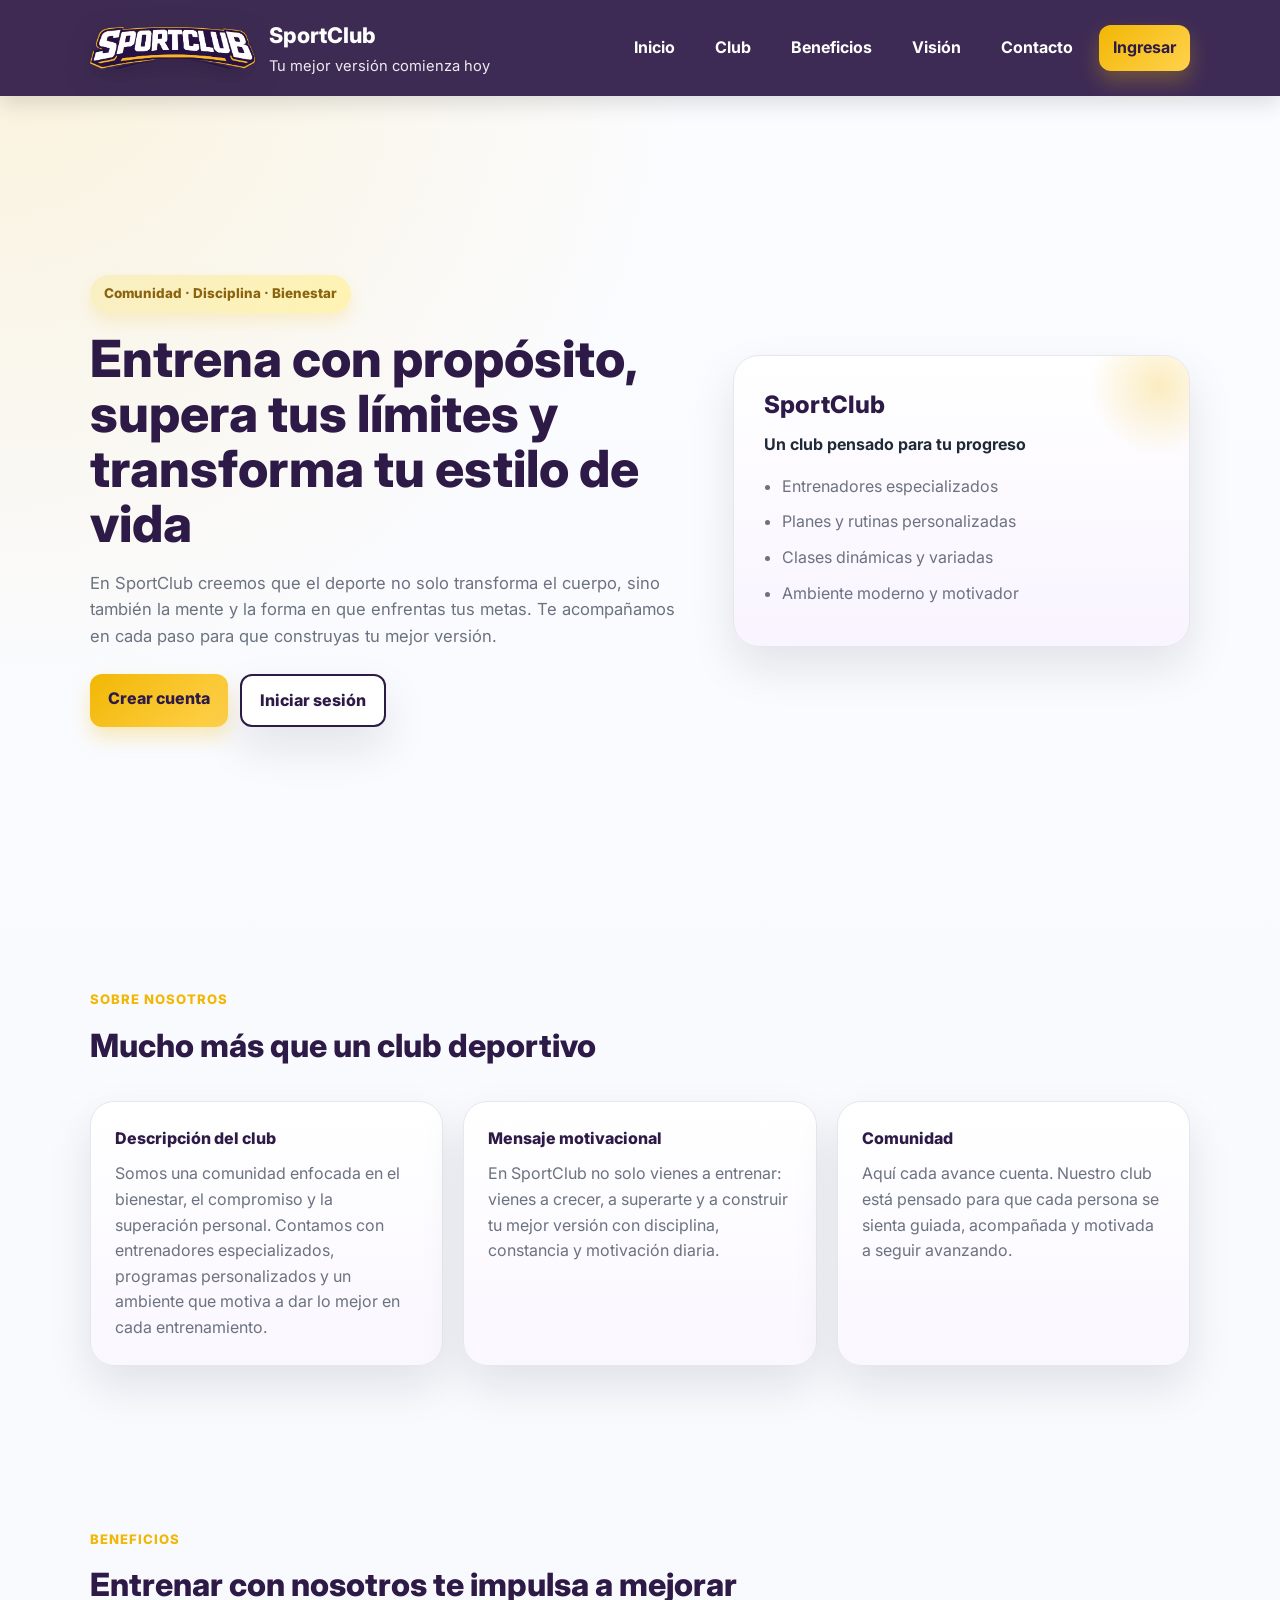
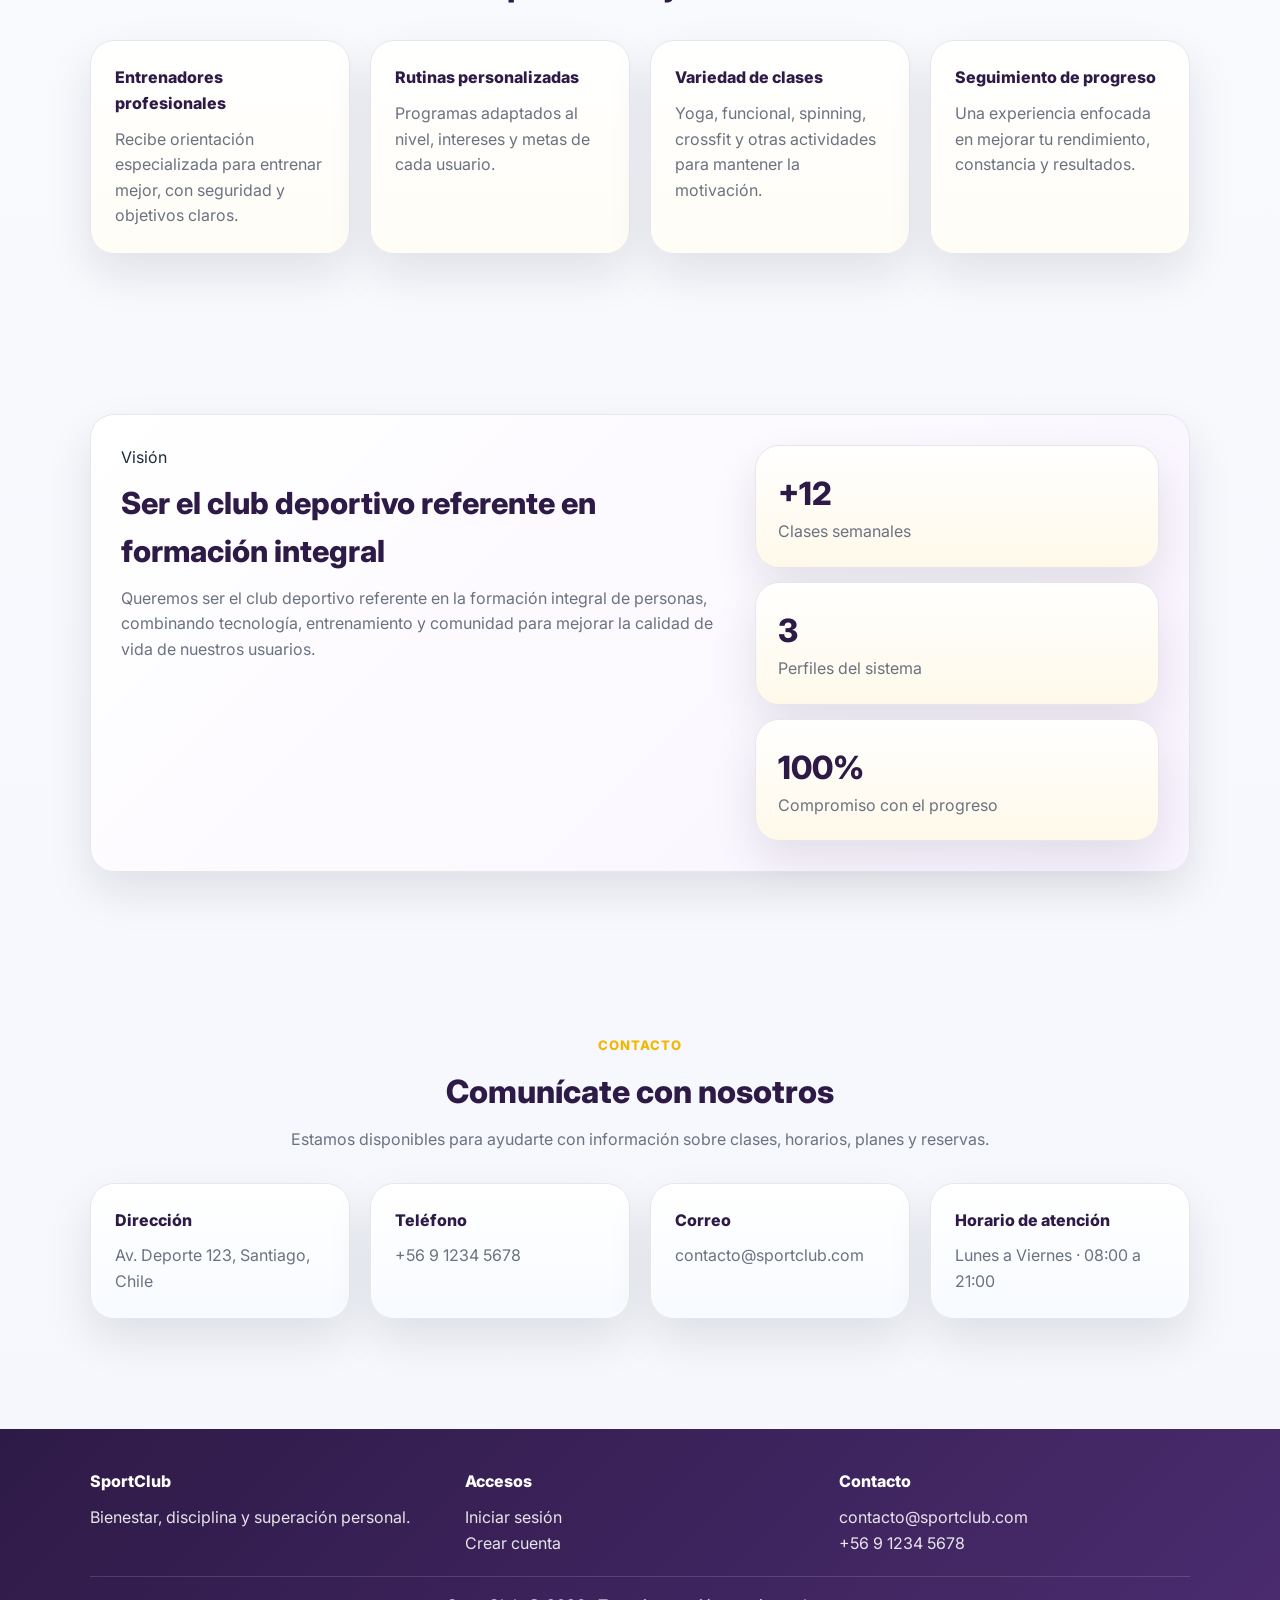
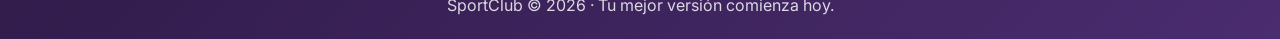
<file: index.html>
<!DOCTYPE html>
<html lang="es">
<head>
    <meta charset="UTF-8">
    <meta name="viewport" content="width=device-width, initial-scale=1.0">
    <title>SportClub - Tu mejor versión comienza hoy</title>
    <link rel="stylesheet" href="css/index.css">
    <link href="https://fonts.googleapis.com/css2?family=Inter:wght@300;400;600;700;800&display=swap" rel="stylesheet">
</head>
<body>

    <header class="site-header">
        <div class="brand">
            <img src="img/logo_empresa_letra_v1.png" alt="SportClub" class="site-logo">
            <div>
                <h1>SportClub</h1>
                <p>Tu mejor versión comienza hoy</p>
            </div>
        </div>

        <nav class="site-nav">
            <a href="#inicio">Inicio</a>
            <a href="#club">Club</a>
            <a href="#beneficios">Beneficios</a>
            <a href="#vision">Visión</a>
            <a href="#contacto">Contacto</a>
            <a href="login.html" class="btn btn-gold">Ingresar</a>
        </nav>
    </header>

    <main>
        <section class="hero" id="inicio">
            <div class="hero-text">
                <span class="tag">Comunidad · Disciplina · Bienestar</span>
                <h2>Entrena con propósito, supera tus límites y transforma tu estilo de vida</h2>
                <p>
                    En SportClub creemos que el deporte no solo transforma el cuerpo,
                    sino también la mente y la forma en que enfrentas tus metas.
                    Te acompañamos en cada paso para que construyas tu mejor versión.
                </p>

                <div class="hero-actions">
                    <a href="register.html" class="btn btn-gold">Crear cuenta</a>
                    <a href="login.html" class="btn btn-outline">Iniciar sesión</a>
                </div>
            </div>

            <div class="hero-card">
                <h3>SportClub</h3>
                <p class="hero-card-title">Un club pensado para tu progreso</p>
                <ul>
                    <li>Entrenadores especializados</li>
                    <li>Planes y rutinas personalizadas</li>
                    <li>Clases dinámicas y variadas</li>
                    <li>Ambiente moderno y motivador</li>
                </ul>
            </div>
        </section>

        <section class="info-section" id="club">
            <div class="section-heading">
                <span>Sobre nosotros</span>
                <h3>Mucho más que un club deportivo</h3>
            </div>

            <div class="cards-grid">
                <article class="info-card">
                    <h4>Descripción del club</h4>
                    <p>
                        Somos una comunidad enfocada en el bienestar, el compromiso y la superación personal.
                        Contamos con entrenadores especializados, programas personalizados y un ambiente que motiva
                        a dar lo mejor en cada entrenamiento.
                    </p>
                </article>

                <article class="info-card">
                    <h4>Mensaje motivacional</h4>
                    <p>
                        En SportClub no solo vienes a entrenar: vienes a crecer, a superarte y a construir
                        tu mejor versión con disciplina, constancia y motivación diaria.
                    </p>
                </article>

                <article class="info-card">
                    <h4>Comunidad</h4>
                    <p>
                        Aquí cada avance cuenta. Nuestro club está pensado para que cada persona se sienta guiada,
                        acompañada y motivada a seguir avanzando.
                    </p>
                </article>
            </div>
        </section>

        <section class="benefits-section" id="beneficios">
            <div class="section-heading">
                <span>Beneficios</span>
                <h3>Entrenar con nosotros te impulsa a mejorar</h3>
            </div>

            <div class="benefits-grid">
                <div class="benefit-box">
                    <h4>Entrenadores profesionales</h4>
                    <p>Recibe orientación especializada para entrenar mejor, con seguridad y objetivos claros.</p>
                </div>

                <div class="benefit-box">
                    <h4>Rutinas personalizadas</h4>
                    <p>Programas adaptados al nivel, intereses y metas de cada usuario.</p>
                </div>

                <div class="benefit-box">
                    <h4>Variedad de clases</h4>
                    <p>Yoga, funcional, spinning, crossfit y otras actividades para mantener la motivación.</p>
                </div>

                <div class="benefit-box">
                    <h4>Seguimiento de progreso</h4>
                    <p>Una experiencia enfocada en mejorar tu rendimiento, constancia y resultados.</p>
                </div>
            </div>
        </section>

        <section class="vision-section" id="vision">
            <div class="vision-panel">
                <div>
                    <span>Visión</span>
                    <h3>Ser el club deportivo referente en formación integral</h3>
                    <p>
                        Queremos ser el club deportivo referente en la formación integral de personas,
                        combinando tecnología, entrenamiento y comunidad para mejorar la calidad de vida
                        de nuestros usuarios.
                    </p>
                </div>

                <div class="vision-stats">
                    <div class="stat-card">
                        <h4>+12</h4>
                        <p>Clases semanales</p>
                    </div>
                    <div class="stat-card">
                        <h4>3</h4>
                        <p>Perfiles del sistema</p>
                    </div>
                    <div class="stat-card">
                        <h4>100%</h4>
                        <p>Compromiso con el progreso</p>
                    </div>
                </div>
            </div>
        </section>

        <section class="contact-section" id="contacto">
            <div class="section-heading center">
                <span>Contacto</span>
                <h3>Comunícate con nosotros</h3>
                <p class="section-text">
                    Estamos disponibles para ayudarte con información sobre clases,
                    horarios, planes y reservas.
                </p>
            </div>

            <div class="contact-grid">
                <div class="contact-card">
                    <h4>Dirección</h4>
                    <p>Av. Deporte 123, Santiago, Chile</p>
                </div>

                <div class="contact-card">
                    <h4>Teléfono</h4>
                    <p>+56 9 1234 5678</p>
                </div>

                <div class="contact-card">
                    <h4>Correo</h4>
                    <p>contacto@sportclub.com</p>
                </div>

                <div class="contact-card">
                    <h4>Horario de atención</h4>
                    <p>Lunes a Viernes · 08:00 a 21:00</p>
                </div>
            </div>
        </section>
    </main>

    <footer class="site-footer">
        <div class="footer-content">
            <div>
                <h4>SportClub</h4>
                <p>Bienestar, disciplina y superación personal.</p>
            </div>

            <div>
                <h4>Accesos</h4>
                <p><a href="login.html">Iniciar sesión</a></p>
                <p><a href="register.html">Crear cuenta</a></p>
            </div>

            <div>
                <h4>Contacto</h4>
                <p>contacto@sportclub.com</p>
                <p>+56 9 1234 5678</p>
            </div>
        </div>

        <div class="footer-copy">
            <p>SportClub © 2026 · Tu mejor versión comienza hoy.</p>
        </div>
    </footer>

</body>
</html>
</file>
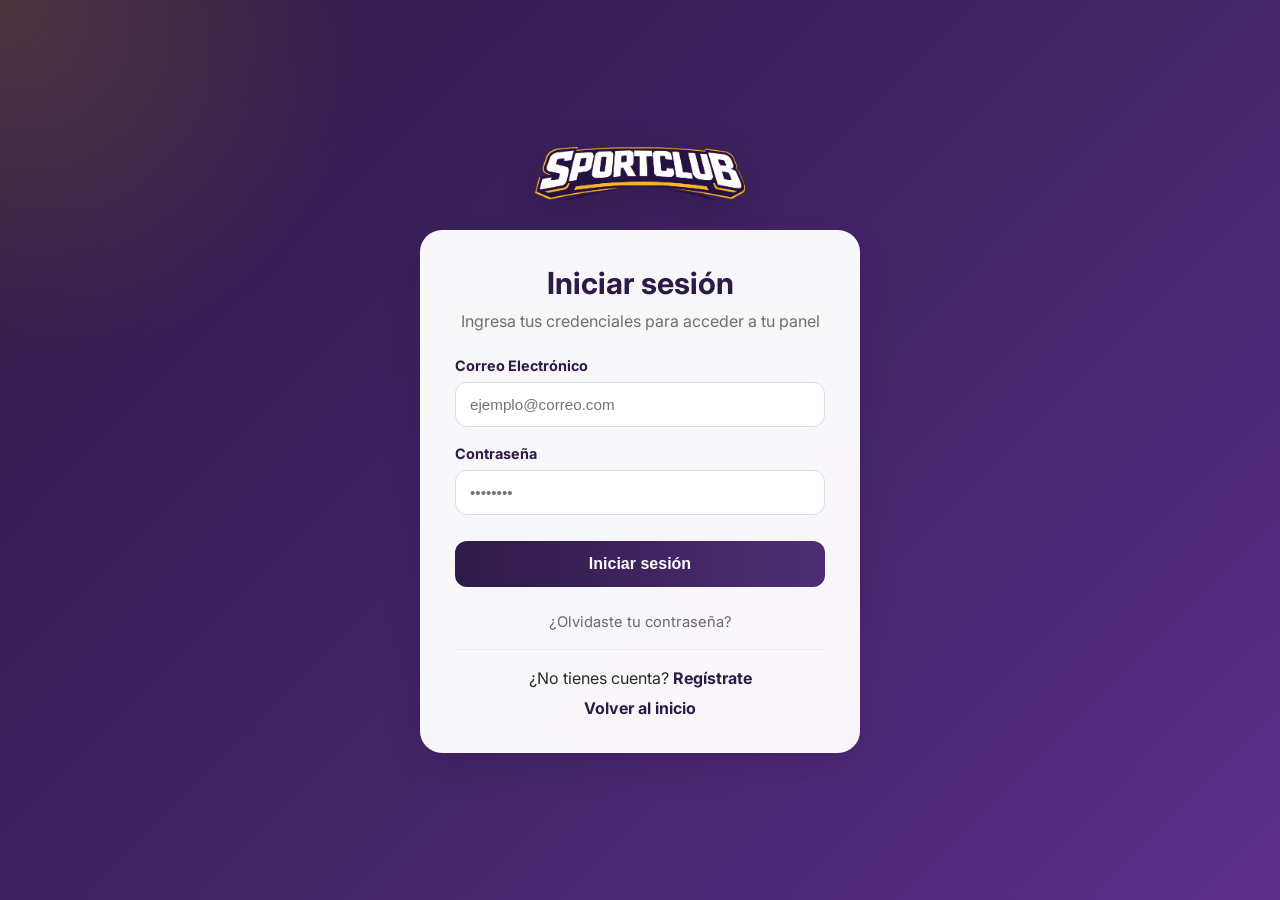
<file: login.html>
<!DOCTYPE html>
<html lang="es">
<head>
    <meta charset="UTF-8">
    <meta name="viewport" content="width=device-width, initial-scale=1.0">
    <title>Login - SportClub</title>
    <link rel="stylesheet" href="css/style_login.css">
    <link href="https://fonts.googleapis.com/css2?family=Inter:wght@300;400;600;700&display=swap" rel="stylesheet">
</head>
<body>

<main class="login-container">
    
    <div class="logo-central">
        <img src="img/logo_empresa_letra_v1.png" alt="SportClub">
    </div>

    <section class="login-card">
        <h2>Iniciar sesión</h2>
        <p>Ingresa tus credenciales para acceder a tu panel</p>

        <form id="loginForm">
            <div class="input-group">
                <label for="email">Correo Electrónico</label>
                <input
                    type="email"
                    id="email"
                    name="email"
                    placeholder="ejemplo@correo.com"
                    required>
            </div>

            <div class="input-group">
                <label for="password">Contraseña</label>
                <input
                    type="password"
                    id="password"
                    name="password"
                    placeholder="••••••••"
                    required>
            </div>

            <button type="submit" class="btn-login">Iniciar sesión</button>
        </form>

        <div class="login-footer">
            <a href="recover.html" class="link">¿Olvidaste tu contraseña?</a>
            <hr>
            <p>¿No tienes cuenta?
                <a href="register.html" class="link-bold">Regístrate</a>
            </p>
            <p class="back-home">
                <a href="index.html" class="link-bold">Volver al inicio</a>
            </p>
        </div>
    </section>

</main>

<script src="js/app.js"></script>
</body>
</html>
</file>
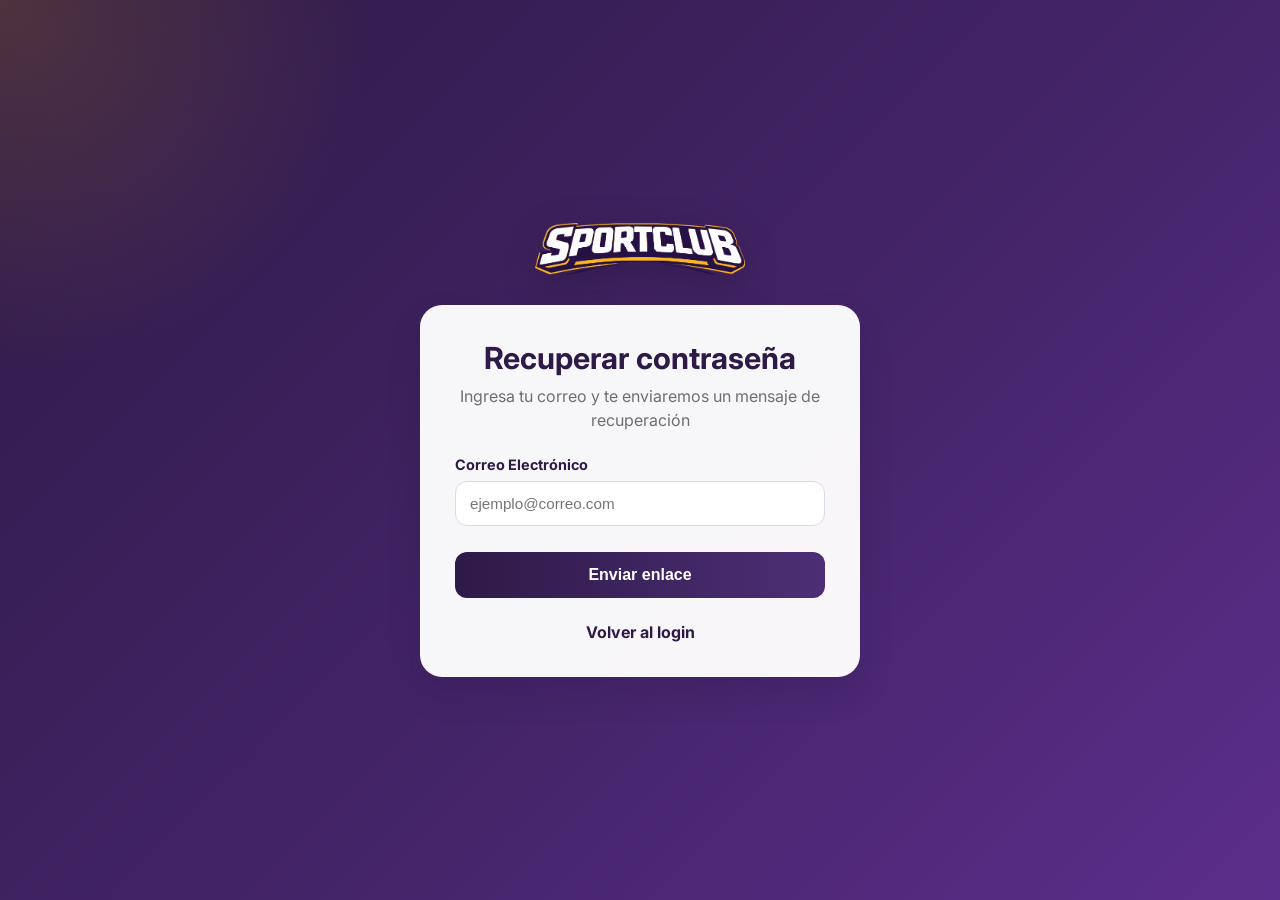
<file: recover.html>
<!DOCTYPE html>
<html lang="es">
<head>
    <meta charset="UTF-8">
    <meta name="viewport" content="width=device-width, initial-scale=1.0">
    <title>Recuperar contraseña - SportClub</title>
    <link rel="stylesheet" href="css/style_login.css">
    <link href="https://fonts.googleapis.com/css2?family=Inter:wght@300;400;600;700&display=swap" rel="stylesheet">
</head>
<body>

<main class="login-container">

    <div class="logo-central">
        <img src="img/logo_empresa_letra_v1.png" alt="SportClub">
    </div>

    <section class="login-card">
        <h2>Recuperar contraseña</h2>
        <p>Ingresa tu correo y te enviaremos un mensaje de recuperación</p>

        <form id="recoverForm">
            <div class="input-group">
                <label for="recoverEmail">Correo Electrónico</label>
                <input type="email" id="recoverEmail" name="email" placeholder="ejemplo@correo.com" required>
            </div>

            <button type="submit" class="btn-login">Enviar enlace</button>
        </form>

        <div class="success-box hidden" id="recoverMessage">
            Se ha enviado un enlace de recuperación a tu correo electrónico.
        </div>

        <div class="login-footer">
            <p>
                <a href="login.html" class="link-bold">Volver al login</a>
            </p>
        </div>
    </section>

</main>

<script src="js/app.js"></script>
</body>
</html>
</file>
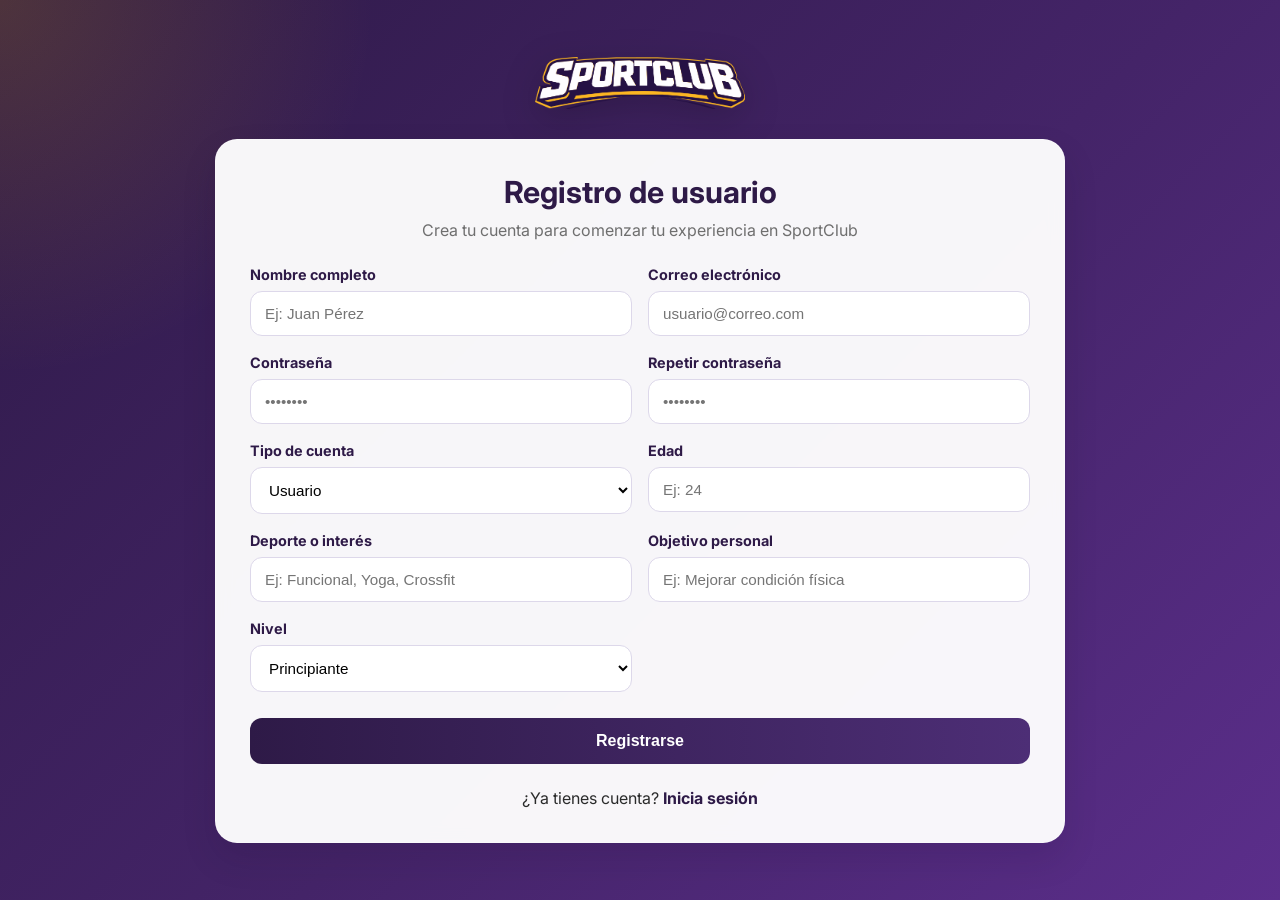
<file: register.html>
<!DOCTYPE html>
<html lang="es">
<head>
    <meta charset="UTF-8">
    <meta name="viewport" content="width=device-width, initial-scale=1.0">
    <title>Registro - SportClub</title>
    <link rel="stylesheet" href="css/style_login.css">
    <link href="https://fonts.googleapis.com/css2?family=Inter:wght@300;400;600;700&display=swap" rel="stylesheet">
</head>
<body>

<main class="login-container register-wide">

    <div class="logo-central">
        <img src="img/logo_empresa_letra_v1.png" alt="SportClub">
    </div>

    <section class="login-card">
        <h2>Registro de usuario</h2>
        <p>Crea tu cuenta para comenzar tu experiencia en SportClub</p>

        <form id="registerForm">
            <div class="two-columns">
                <div class="input-group">
                    <label for="nombre">Nombre completo</label>
                    <input type="text" id="nombre" name="nombre" placeholder="Ej: Juan Pérez" required>
                </div>

                <div class="input-group">
                    <label for="correoRegistro">Correo electrónico</label>
                    <input type="email" id="correoRegistro" name="email" placeholder="usuario@correo.com" required>
                </div>

                <div class="input-group">
                    <label for="passwordRegistro">Contraseña</label>
                    <input type="password" id="passwordRegistro" name="password" placeholder="••••••••" required>
                </div>

                <div class="input-group">
                    <label for="confirmPasswordRegistro">Repetir contraseña</label>
                    <input type="password" id="confirmPasswordRegistro" name="confirmPassword" placeholder="••••••••" required>
                </div>

                <div class="input-group">
                    <label for="rol">Tipo de cuenta</label>
                    <select id="rol" name="rol" required>
                        <option value="usuario">Usuario</option>
                        <option value="coach">Coach</option>
                        <option value="admin">Administrador</option>
                    </select>
                </div>

                <div class="input-group">
                    <label for="edad">Edad</label>
                    <input type="number" id="edad" name="edad" placeholder="Ej: 24">
                </div>

                <div class="input-group">
                    <label for="tipoDeporte">Deporte o interés</label>
                    <input type="text" id="tipoDeporte" name="tipoDeporte" placeholder="Ej: Funcional, Yoga, Crossfit">
                </div>

                <div class="input-group">
                    <label for="objetivo">Objetivo personal</label>
                    <input type="text" id="objetivo" name="objetivo" placeholder="Ej: Mejorar condición física">
                </div>

                <div class="input-group">
                    <label for="nivel">Nivel</label>
                    <select id="nivel" name="nivel">
                        <option>Principiante</option>
                        <option>Intermedio</option>
                        <option>Avanzado</option>
                    </select>
                </div>
            </div>

            <button type="submit" class="btn-login">Registrarse</button>
        </form>

        <div class="success-box hidden" id="registerMessage">
            Tu registro fue realizado correctamente. Ahora puedes iniciar sesión.
        </div>

        <div class="login-footer">
            <p>¿Ya tienes cuenta?
                <a href="login.html" class="link-bold">Inicia sesión</a>
            </p>
        </div>
    </section>

</main>

<script src="js/app.js"></script>
</body>
</html>
</file>
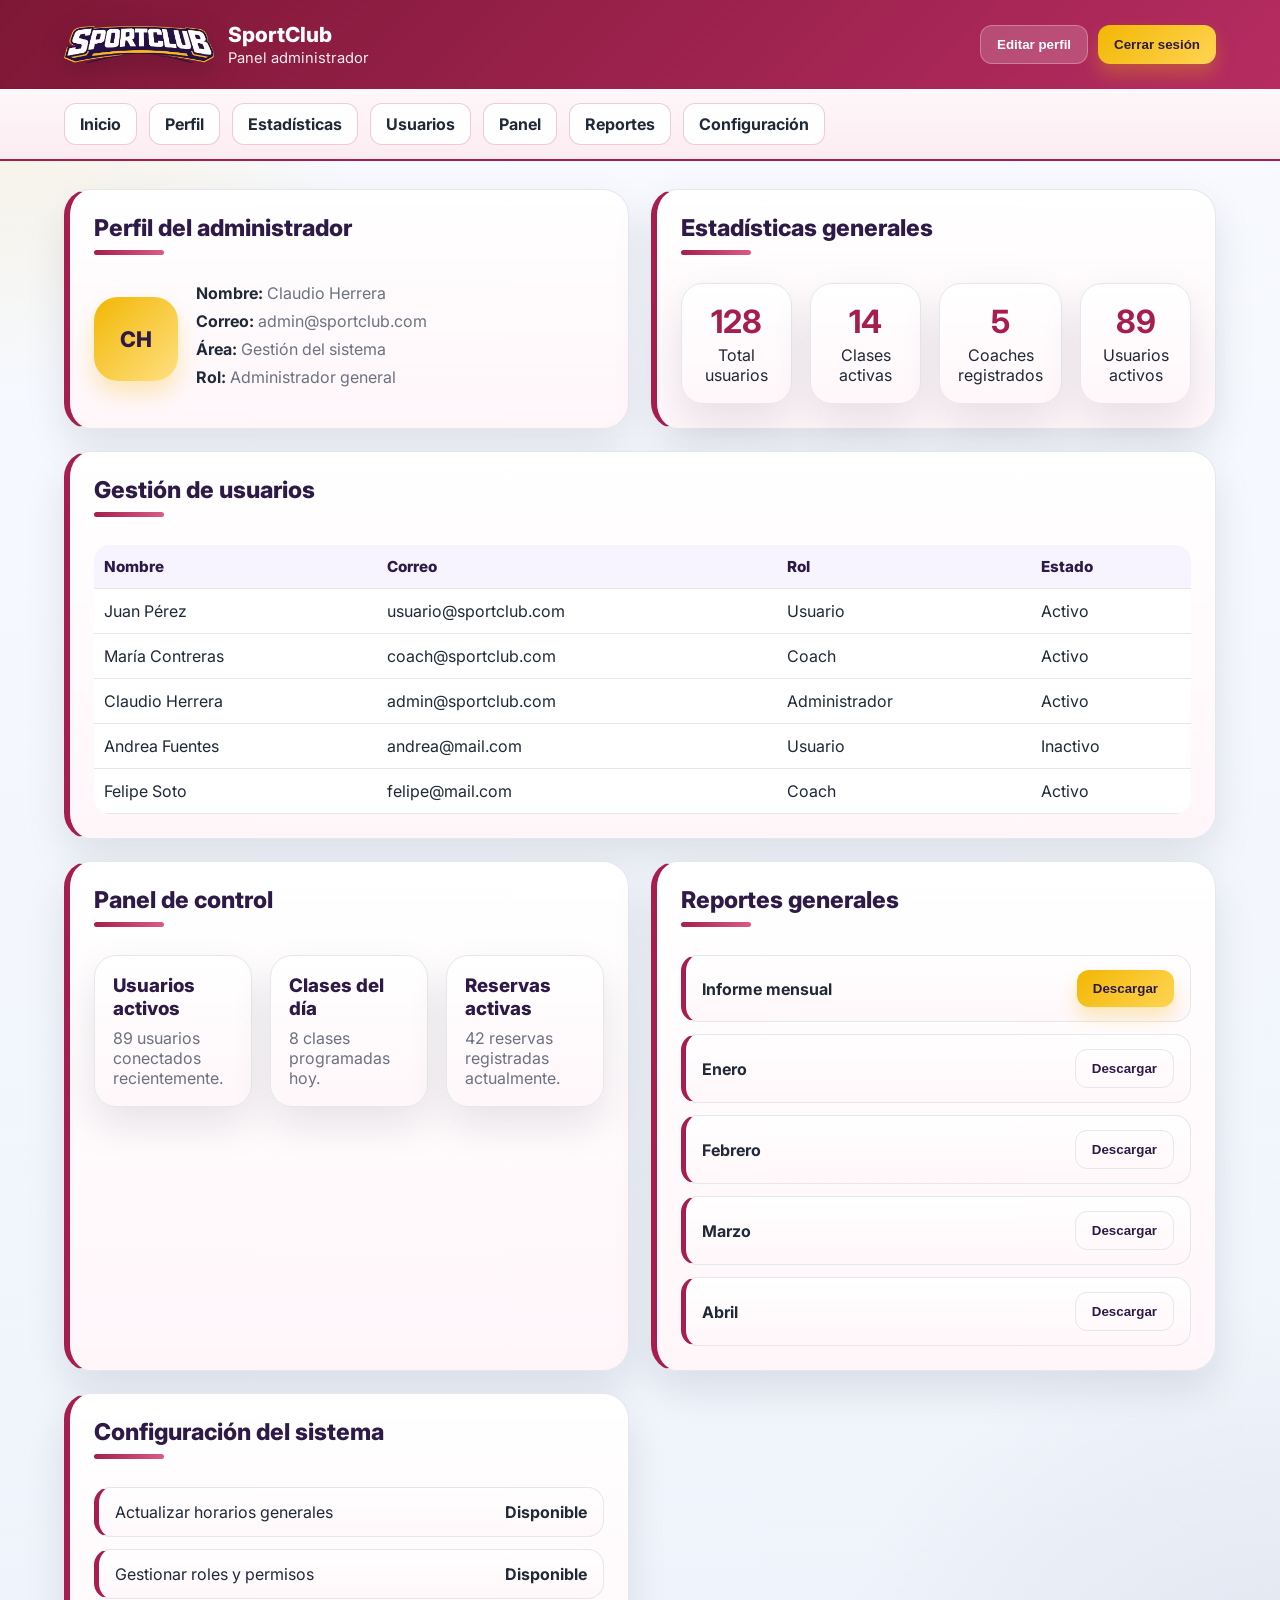
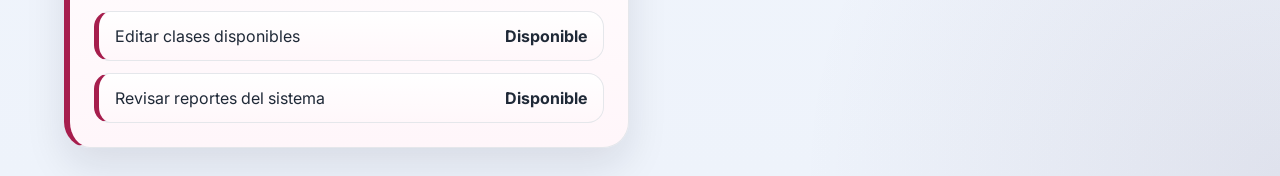
<file: dashboards/admin.html>
<!DOCTYPE html>
<html lang="es">
<head>
    <meta charset="UTF-8">
    <meta name="viewport" content="width=device-width, initial-scale=1.0">
    <title>Dashboard Admin - SportClub</title>
    <link rel="stylesheet" href="../css/main.css">
    <link href="https://fonts.googleapis.com/css2?family=Inter:wght@300;400;600;700;800&display=swap" rel="stylesheet">
</head>
<body class="dashboard-body" onload="initEditProfile('admin')">

    <header class="dashboard-header admin-theme">
        <div class="dashboard-brand">
            <img src="../img/logo_empresa_letra_v1.png" alt="SportClub" class="dashboard-logo">
            <div>
                <h1>SportClub</h1>
                <p>Panel administrador</p>
            </div>
        </div>

        <div class="header-actions">
            <button class="btn btn-soft" onclick="openEditModal('admin')">Editar perfil</button>
            <button class="btn btn-gold" onclick="logout()">Cerrar sesión</button>
        </div>
    </header>

    <nav class="dashboard-nav admin-theme-light">
        <a href="admin.html">Inicio</a>
        <a href="#perfil">Perfil</a>
        <a href="#estadisticas">Estadísticas</a>
        <a href="#usuarios">Usuarios</a>
        <a href="#panel">Panel</a>
        <a href="#reportes">Reportes</a>
        <a href="#configuracion">Configuración</a>
    </nav>

    <main class="dashboard-layout">
        <section class="panel admin-accent" id="perfil">
            <h2>Perfil del administrador</h2>
            <div class="profile-card">
                <div class="avatar" data-profile-avatar>CH</div>
                <div class="profile-info">
                    <p><strong>Nombre:</strong> <span data-profile-name>Claudio Herrera</span></p>
                    <p><strong>Correo:</strong> <span data-profile-email>admin@sportclub.com</span></p>
                    <p><strong>Área:</strong> <span data-profile-interest>Gestión del sistema</span></p>
                    <p><strong>Rol:</strong> <span data-profile-level>Administrador general</span></p>
                </div>
            </div>
        </section>

        <section class="panel admin-accent" id="estadisticas">
            <h2>Estadísticas generales</h2>
            <div class="stats-grid">
                <div class="stat-card-dashboard">
                    <h3 class="admin-number">128</h3>
                    <p>Total usuarios</p>
                </div>
                <div class="stat-card-dashboard">
                    <h3 class="admin-number">14</h3>
                    <p>Clases activas</p>
                </div>
                <div class="stat-card-dashboard">
                    <h3 class="admin-number">5</h3>
                    <p>Coaches registrados</p>
                </div>
                <div class="stat-card-dashboard">
                    <h3 class="admin-number">89</h3>
                    <p>Usuarios activos</p>
                </div>
            </div>
        </section>

        <section class="panel panel-full admin-accent" id="usuarios">
            <h2>Gestión de usuarios</h2>
            <div class="table-wrap">
                <table>
                    <thead>
                        <tr>
                            <th>Nombre</th>
                            <th>Correo</th>
                            <th>Rol</th>
                            <th>Estado</th>
                        </tr>
                    </thead>
                    <tbody>
                        <tr>
                            <td>Juan Pérez</td>
                            <td>usuario@sportclub.com</td>
                            <td>Usuario</td>
                            <td>Activo</td>
                        </tr>
                        <tr>
                            <td>María Contreras</td>
                            <td>coach@sportclub.com</td>
                            <td>Coach</td>
                            <td>Activo</td>
                        </tr>
                        <tr>
                            <td>Claudio Herrera</td>
                            <td>admin@sportclub.com</td>
                            <td>Administrador</td>
                            <td>Activo</td>
                        </tr>
                        <tr>
                            <td>Andrea Fuentes</td>
                            <td>andrea@mail.com</td>
                            <td>Usuario</td>
                            <td>Inactivo</td>
                        </tr>
                        <tr>
                            <td>Felipe Soto</td>
                            <td>felipe@mail.com</td>
                            <td>Coach</td>
                            <td>Activo</td>
                        </tr>
                    </tbody>
                </table>
            </div>
        </section>

        <section class="panel admin-accent" id="panel">
            <h2>Panel de control</h2>
            <div class="mini-cards">
                <div class="mini-card">
                    <h3>Usuarios activos</h3>
                    <p>89 usuarios conectados recientemente.</p>
                </div>
                <div class="mini-card">
                    <h3>Clases del día</h3>
                    <p>8 clases programadas hoy.</p>
                </div>
                <div class="mini-card">
                    <h3>Reservas activas</h3>
                    <p>42 reservas registradas actualmente.</p>
                </div>
            </div>
        </section>

        <section class="panel admin-accent" id="reportes">
            <h2>Reportes generales</h2>

            <div class="report-box">
                <div class="report-row">
                    <span>Informe mensual</span>
                    <button class="btn btn-gold" type="button">Descargar</button>
                </div>

                <div class="report-row">
                    <span>Enero</span>
                    <button class="btn btn-outline" type="button">Descargar</button>
                </div>

                <div class="report-row">
                    <span>Febrero</span>
                    <button class="btn btn-outline" type="button">Descargar</button>
                </div>

                <div class="report-row">
                    <span>Marzo</span>
                    <button class="btn btn-outline" type="button">Descargar</button>
                </div>

                <div class="report-row">
                    <span>Abril</span>
                    <button class="btn btn-outline" type="button">Descargar</button>
                </div>
            </div>
        </section>

        <section class="panel admin-accent" id="configuracion">
            <h2>Configuración del sistema</h2>
            <ul class="simple-list admin-list">
                <li><span>Actualizar horarios generales</span><strong>Disponible</strong></li>
                <li><span>Gestionar roles y permisos</span><strong>Disponible</strong></li>
                <li><span>Editar clases disponibles</span><strong>Disponible</strong></li>
                <li><span>Revisar reportes del sistema</span><strong>Disponible</strong></li>
            </ul>
        </section>
    </main>

    <div class="modal" id="editProfileModal">
        <div class="modal-content">
            <h3>Editar perfil</h3>
            <form id="editProfileForm">
                <div class="form-grid">
                    <div class="form-group">
                        <label for="editNombre">Nombre</label>
                        <input type="text" id="editNombre" required>
                    </div>

                    <div class="form-group">
                        <label for="editCorreo">Correo</label>
                        <input type="email" id="editCorreo" required>
                    </div>

                    <div class="form-group">
                        <label for="editInteres">Área</label>
                        <input type="text" id="editInteres" required>
                    </div>

                    <div class="form-group">
                        <label for="editNivel">Rol</label>
                        <input type="text" id="editNivel" required>
                    </div>
                </div>

                <div class="modal-actions">
                    <button type="submit" class="btn btn-gold">Guardar cambios</button>
                    <button type="button" class="btn btn-outline" onclick="closeEditModal()">Cancelar</button>
                </div>
            </form>
        </div>
    </div>

    <div class="toast" id="toast"></div>

    <script src="../js/app.js"></script>
</body>
</html>
</file>
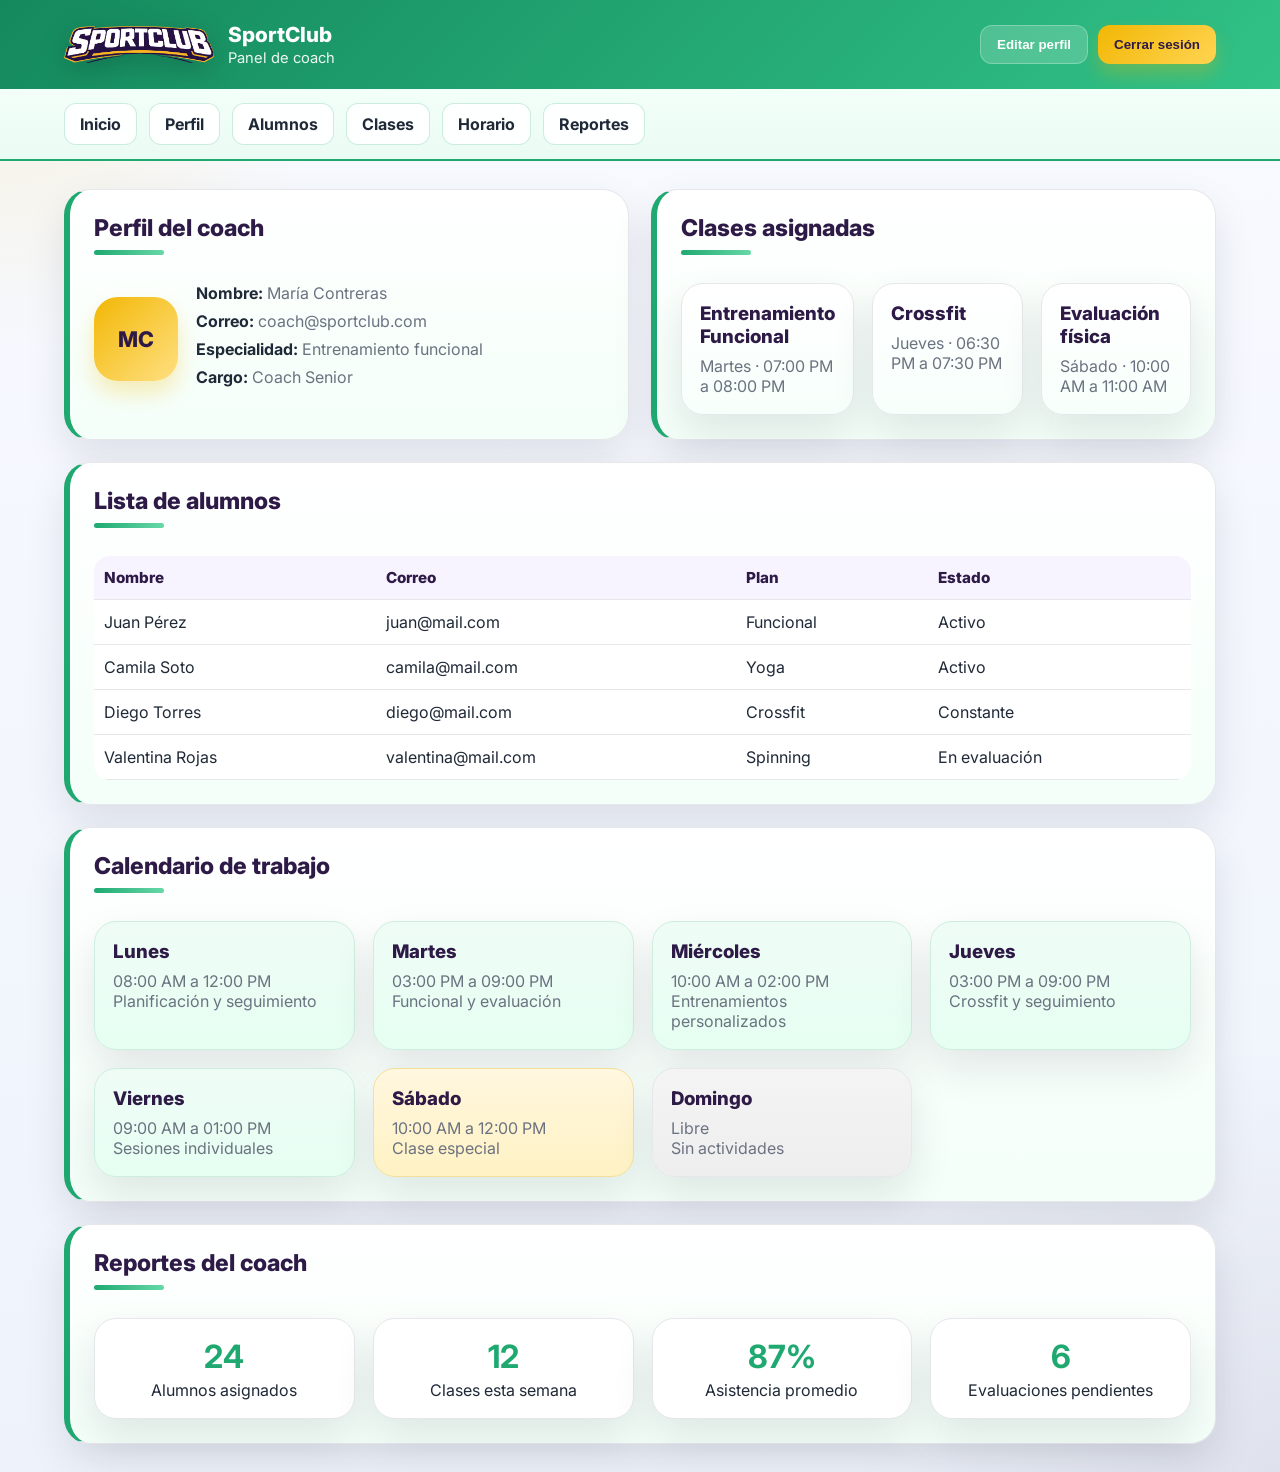
<file: dashboards/coach.html>
<!DOCTYPE html>
<html lang="es">
<head>
    <meta charset="UTF-8">
    <meta name="viewport" content="width=device-width, initial-scale=1.0">
    <title>Dashboard Coach - SportClub</title>
    <link rel="stylesheet" href="../css/main.css">
    <link href="https://fonts.googleapis.com/css2?family=Inter:wght@300;400;600;700;800&display=swap" rel="stylesheet">
</head>
<body class="dashboard-body" onload="initEditProfile('coach')">

    <header class="dashboard-header coach-theme">
        <div class="dashboard-brand">
            <img src="../img/logo_empresa_letra_v1.png" alt="SportClub" class="dashboard-logo">
            <div>
                <h1>SportClub</h1>
                <p>Panel de coach</p>
            </div>
        </div>

        <div class="header-actions">
            <button class="btn btn-soft" onclick="openEditModal('coach')">Editar perfil</button>
            <button class="btn btn-gold" onclick="logout()">Cerrar sesión</button>
        </div>
    </header>

    <nav class="dashboard-nav coach-theme-light">
        <a href="coach.html">Inicio</a>
        <a href="#perfil">Perfil</a>
        <a href="#alumnos">Alumnos</a>
        <a href="#clases">Clases</a>
        <a href="#horario">Horario</a>
        <a href="#reportes">Reportes</a>
    </nav>

    <main class="dashboard-layout">
        <section class="panel coach-accent" id="perfil">
            <h2>Perfil del coach</h2>
            <div class="profile-card">
                <div class="avatar" data-profile-avatar>MC</div>
                <div class="profile-info">
                    <p><strong>Nombre:</strong> <span data-profile-name>María Contreras</span></p>
                    <p><strong>Correo:</strong> <span data-profile-email>coach@sportclub.com</span></p>
                    <p><strong>Especialidad:</strong> <span data-profile-interest>Entrenamiento funcional</span></p>
                    <p><strong>Cargo:</strong> <span data-profile-level>Coach Senior</span></p>
                </div>
            </div>
        </section>

        <section class="panel coach-accent" id="clases">
            <h2>Clases asignadas</h2>
            <div class="mini-cards">
                <div class="mini-card">
                    <h3>Entrenamiento Funcional</h3>
                    <p>Martes · 07:00 PM a 08:00 PM</p>
                </div>
                <div class="mini-card">
                    <h3>Crossfit</h3>
                    <p>Jueves · 06:30 PM a 07:30 PM</p>
                </div>
                <div class="mini-card">
                    <h3>Evaluación física</h3>
                    <p>Sábado · 10:00 AM a 11:00 AM</p>
                </div>
            </div>
        </section>

        <section class="panel panel-full coach-accent" id="alumnos">
            <h2>Lista de alumnos</h2>
            <div class="table-wrap">
                <table>
                    <thead>
                        <tr>
                            <th>Nombre</th>
                            <th>Correo</th>
                            <th>Plan</th>
                            <th>Estado</th>
                        </tr>
                    </thead>
                    <tbody>
                        <tr>
                            <td>Juan Pérez</td>
                            <td>juan@mail.com</td>
                            <td>Funcional</td>
                            <td>Activo</td>
                        </tr>
                        <tr>
                            <td>Camila Soto</td>
                            <td>camila@mail.com</td>
                            <td>Yoga</td>
                            <td>Activo</td>
                        </tr>
                        <tr>
                            <td>Diego Torres</td>
                            <td>diego@mail.com</td>
                            <td>Crossfit</td>
                            <td>Constante</td>
                        </tr>
                        <tr>
                            <td>Valentina Rojas</td>
                            <td>valentina@mail.com</td>
                            <td>Spinning</td>
                            <td>En evaluación</td>
                        </tr>
                    </tbody>
                </table>
            </div>
        </section>

        <section class="panel panel-full coach-accent" id="horario">
            <h2>Calendario de trabajo</h2>
            <div class="schedule-grid">
                <div class="schedule-day active">
                    <h3>Lunes</h3>
                    <p>08:00 AM a 12:00 PM</p>
                    <span>Planificación y seguimiento</span>
                </div>
                <div class="schedule-day active">
                    <h3>Martes</h3>
                    <p>03:00 PM a 09:00 PM</p>
                    <span>Funcional y evaluación</span>
                </div>
                <div class="schedule-day active">
                    <h3>Miércoles</h3>
                    <p>10:00 AM a 02:00 PM</p>
                    <span>Entrenamientos personalizados</span>
                </div>
                <div class="schedule-day active">
                    <h3>Jueves</h3>
                    <p>03:00 PM a 09:00 PM</p>
                    <span>Crossfit y seguimiento</span>
                </div>
                <div class="schedule-day active">
                    <h3>Viernes</h3>
                    <p>09:00 AM a 01:00 PM</p>
                    <span>Sesiones individuales</span>
                </div>
                <div class="schedule-day soft">
                    <h3>Sábado</h3>
                    <p>10:00 AM a 12:00 PM</p>
                    <span>Clase especial</span>
                </div>
                <div class="schedule-day off">
                    <h3>Domingo</h3>
                    <p>Libre</p>
                    <span>Sin actividades</span>
                </div>
            </div>
        </section>

        <section class="panel panel-full coach-accent" id="reportes">
            <h2>Reportes del coach</h2>
            <div class="stats-grid">
                <div class="stat-card-dashboard">
                    <h3 class="coach-number">24</h3>
                    <p>Alumnos asignados</p>
                </div>
                <div class="stat-card-dashboard">
                    <h3 class="coach-number">12</h3>
                    <p>Clases esta semana</p>
                </div>
                <div class="stat-card-dashboard">
                    <h3 class="coach-number">87%</h3>
                    <p>Asistencia promedio</p>
                </div>
                <div class="stat-card-dashboard">
                    <h3 class="coach-number">6</h3>
                    <p>Evaluaciones pendientes</p>
                </div>
            </div>
        </section>
    </main>

    <div class="modal" id="editProfileModal">
        <div class="modal-content">
            <h3>Editar perfil</h3>
            <form id="editProfileForm">
                <div class="form-grid">
                    <div class="form-group">
                        <label for="editNombre">Nombre</label>
                        <input type="text" id="editNombre" required>
                    </div>

                    <div class="form-group">
                        <label for="editCorreo">Correo</label>
                        <input type="email" id="editCorreo" required>
                    </div>

                    <div class="form-group">
                        <label for="editInteres">Especialidad</label>
                        <input type="text" id="editInteres" required>
                    </div>

                    <div class="form-group">
                        <label for="editNivel">Cargo</label>
                        <input type="text" id="editNivel" required>
                    </div>
                </div>

                <div class="modal-actions">
                    <button type="submit" class="btn btn-gold">Guardar cambios</button>
                    <button type="button" class="btn btn-outline" onclick="closeEditModal()">Cancelar</button>
                </div>
            </form>
        </div>
    </div>

    <div class="toast" id="toast"></div>

    <script src="../js/app.js"></script>
</body>
</html>
</file>
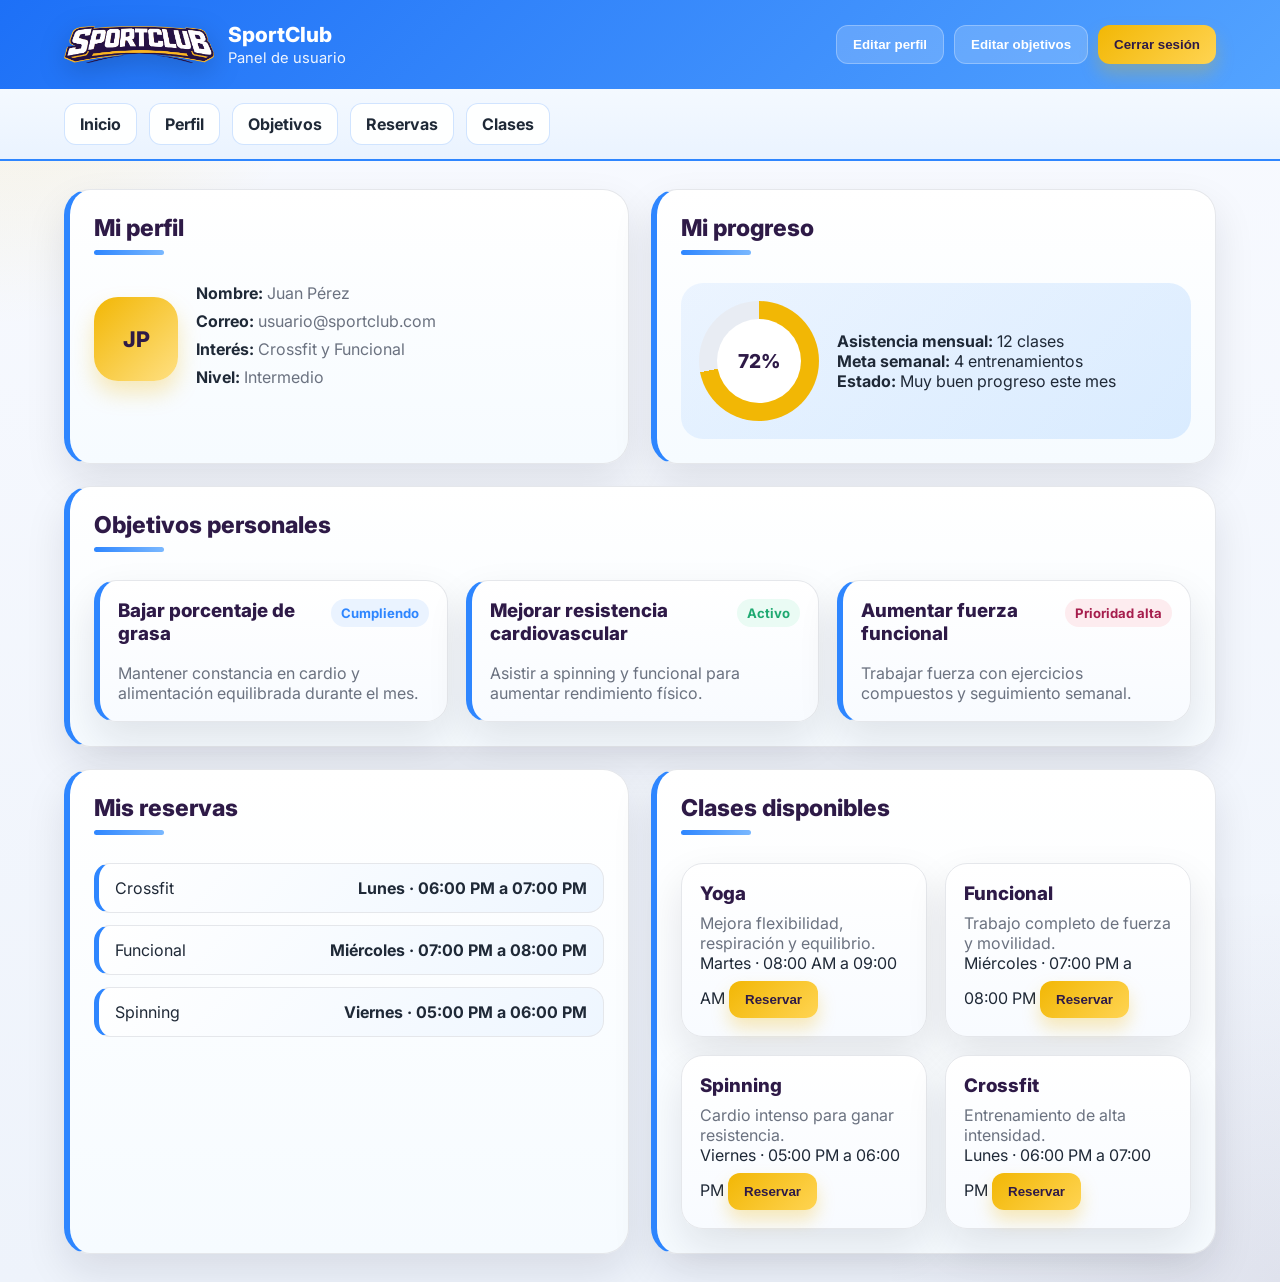
<file: dashboards/usuario.html>
<!DOCTYPE html>
<html lang="es">
<head>
    <meta charset="UTF-8">
    <meta name="viewport" content="width=device-width, initial-scale=1.0">
    <title>Dashboard Usuario - SportClub</title>
    <link rel="stylesheet" href="../css/main.css">
    <link href="https://fonts.googleapis.com/css2?family=Inter:wght@300;400;600;700;800&display=swap" rel="stylesheet">
</head>
<body class="dashboard-body" onload="initEditProfile('usuario'); initGoals(); initReservations();">

    <header class="dashboard-header user-theme">
        <div class="dashboard-brand">
            <img src="../img/logo_empresa_letra_v1.png" alt="SportClub" class="dashboard-logo">
            <div>
                <h1>SportClub</h1>
                <p>Panel de usuario</p>
            </div>
        </div>

        <div class="header-actions">
            <button class="btn btn-soft" onclick="openEditModal('usuario')">Editar perfil</button>
            <button class="btn btn-soft" onclick="openGoalsModal()">Editar objetivos</button>
            <button class="btn btn-gold" onclick="logout()">Cerrar sesión</button>
        </div>
    </header>

    <nav class="dashboard-nav user-theme-light">
        <a href="usuario.html">Inicio</a>
        <a href="#perfil">Perfil</a>
        <a href="#objetivos">Objetivos</a>
        <a href="#reservas">Reservas</a>
        <a href="#clases">Clases</a>
    </nav>

    <main class="dashboard-layout">
        <section class="panel user-accent" id="perfil">
            <h2>Mi perfil</h2>
            <div class="profile-card">
                <div class="avatar" data-profile-avatar>JP</div>
                <div class="profile-info">
                    <p><strong>Nombre:</strong> <span data-profile-name>Juan Pérez</span></p>
                    <p><strong>Correo:</strong> <span data-profile-email>usuario@sportclub.com</span></p>
                    <p><strong>Interés:</strong> <span data-profile-interest>Crossfit y Funcional</span></p>
                    <p><strong>Nivel:</strong> <span data-profile-level>Intermedio</span></p>
                </div>
            </div>
        </section>

        <section class="panel user-accent">
            <h2>Mi progreso</h2>
            <div class="progress-box">
                <div class="progress-ring"></div>
                <div>
                    <p><strong>Asistencia mensual:</strong> 12 clases</p>
                    <p><strong>Meta semanal:</strong> 4 entrenamientos</p>
                    <p><strong>Estado:</strong> Muy buen progreso este mes</p>
                </div>
            </div>
        </section>

        <section class="panel panel-full user-accent" id="objetivos">
            <h2>Objetivos personales</h2>
            <div class="goals-grid">
                <article class="goal-card">
                    <div class="goal-top">
                        <h3 id="goalTitle1">Bajar porcentaje de grasa</h3>
                        <span class="goal-status" id="goalStatus1">Cumpliendo</span>
                    </div>
                    <p id="goalDesc1">Mantener constancia en cardio y alimentación equilibrada durante el mes.</p>
                </article>

                <article class="goal-card">
                    <div class="goal-top">
                        <h3 id="goalTitle2">Mejorar resistencia cardiovascular</h3>
                        <span class="goal-status" id="goalStatus2">Activo</span>
                    </div>
                    <p id="goalDesc2">Asistir a spinning y funcional para aumentar rendimiento físico.</p>
                </article>

                <article class="goal-card">
                    <div class="goal-top">
                        <h3 id="goalTitle3">Aumentar fuerza funcional</h3>
                        <span class="goal-status" id="goalStatus3">Prioridad alta</span>
                    </div>
                    <p id="goalDesc3">Trabajar fuerza con ejercicios compuestos y seguimiento semanal.</p>
                </article>
            </div>
        </section>

        <section class="panel user-accent" id="reservas">
            <h2>Mis reservas</h2>

            <div class="reservation-feedback" id="reservationFeedback">
                Reserva hecha correctamente.
            </div>

            <ul class="reservation-list" id="reservationList"></ul>
        </section>

        <section class="panel user-accent" id="clases">
            <h2>Clases disponibles</h2>
            <div class="class-grid">
                <article class="class-card">
                    <h3>Yoga</h3>
                    <p>Mejora flexibilidad, respiración y equilibrio.</p>
                    <span>Martes · 08:00 AM a 09:00 AM</span>
                    <button class="btn btn-gold" onclick="reserveClass('Yoga', 'Martes', '08:00 AM a 09:00 AM')">Reservar</button>
                </article>

                <article class="class-card">
                    <h3>Funcional</h3>
                    <p>Trabajo completo de fuerza y movilidad.</p>
                    <span>Miércoles · 07:00 PM a 08:00 PM</span>
                    <button class="btn btn-gold" onclick="reserveClass('Funcional', 'Miércoles', '07:00 PM a 08:00 PM')">Reservar</button>
                </article>

                <article class="class-card">
                    <h3>Spinning</h3>
                    <p>Cardio intenso para ganar resistencia.</p>
                    <span>Viernes · 05:00 PM a 06:00 PM</span>
                    <button class="btn btn-gold" onclick="reserveClass('Spinning', 'Viernes', '05:00 PM a 06:00 PM')">Reservar</button>
                </article>

                <article class="class-card">
                    <h3>Crossfit</h3>
                    <p>Entrenamiento de alta intensidad.</p>
                    <span>Lunes · 06:00 PM a 07:00 PM</span>
                    <button class="btn btn-gold" onclick="reserveClass('Crossfit', 'Lunes', '06:00 PM a 07:00 PM')">Reservar</button>
                </article>
            </div>
        </section>
    </main>

    <div class="modal" id="editProfileModal">
        <div class="modal-content">
            <h3>Editar perfil</h3>
            <form id="editProfileForm">
                <div class="form-grid">
                    <div class="form-group">
                        <label for="editNombre">Nombre</label>
                        <input type="text" id="editNombre" required>
                    </div>

                    <div class="form-group">
                        <label for="editCorreo">Correo</label>
                        <input type="email" id="editCorreo" required>
                    </div>

                    <div class="form-group">
                        <label for="editInteres">Interés o deporte</label>
                        <input type="text" id="editInteres" required>
                    </div>

                    <div class="form-group">
                        <label for="editNivel">Nivel</label>
                        <input type="text" id="editNivel" required>
                    </div>
                </div>

                <div class="modal-actions">
                    <button type="submit" class="btn btn-gold">Guardar cambios</button>
                    <button type="button" class="btn btn-outline" onclick="closeEditModal()">Cancelar</button>
                </div>
            </form>
        </div>
    </div>

    <div class="modal" id="goalsModal">
        <div class="modal-content">
            <h3>Editar objetivos personales</h3>
            <form id="goalsForm">
                <div class="form-grid">
                    <div class="form-group">
                        <label for="goal1TitleInput">Objetivo 1</label>
                        <input type="text" id="goal1TitleInput" required>
                    </div>
                    <div class="form-group">
                        <label for="goal1StatusInput">Estado objetivo 1</label>
                        <select id="goal1StatusInput" required>
                            <option value="Activo">Activo</option>
                            <option value="Pendiente">Pendiente</option>
                            <option value="Cumpliendo">Cumpliendo</option>
                            <option value="Prioridad alta">Prioridad alta</option>
                        </select>
                    </div>
                    <div class="form-group">
                        <label for="goal1DescInput">Descripción objetivo 1</label>
                        <input type="text" id="goal1DescInput" required>
                    </div>

                    <div class="form-group">
                        <label for="goal2TitleInput">Objetivo 2</label>
                        <input type="text" id="goal2TitleInput" required>
                    </div>
                    <div class="form-group">
                        <label for="goal2StatusInput">Estado objetivo 2</label>
                        <select id="goal2StatusInput" required>
                            <option value="Activo">Activo</option>
                            <option value="Pendiente">Pendiente</option>
                            <option value="Cumpliendo">Cumpliendo</option>
                            <option value="Prioridad alta">Prioridad alta</option>
                        </select>
                    </div>
                    <div class="form-group">
                        <label for="goal2DescInput">Descripción objetivo 2</label>
                        <input type="text" id="goal2DescInput" required>
                    </div>

                    <div class="form-group">
                        <label for="goal3TitleInput">Objetivo 3</label>
                        <input type="text" id="goal3TitleInput" required>
                    </div>
                    <div class="form-group">
                        <label for="goal3StatusInput">Estado objetivo 3</label>
                        <select id="goal3StatusInput" required>
                            <option value="Activo">Activo</option>
                            <option value="Pendiente">Pendiente</option>
                            <option value="Cumpliendo">Cumpliendo</option>
                            <option value="Prioridad alta">Prioridad alta</option>
                        </select>
                    </div>
                    <div class="form-group">
                        <label for="goal3DescInput">Descripción objetivo 3</label>
                        <input type="text" id="goal3DescInput" required>
                    </div>
                </div>

                <div class="modal-actions">
                    <button type="submit" class="btn btn-gold">Guardar objetivos</button>
                    <button type="button" class="btn btn-outline" onclick="closeGoalsModal()">Cancelar</button>
                </div>
            </form>
        </div>
    </div>

    <div class="toast" id="toast"></div>

    <script src="../js/app.js"></script>
</body>
</html>
</file>
<file: css/index.css>
:root {
    --morado: #2E1A47;
    --morado-soft: #4a2c6f;
    --dorado: #F2B705;
    --dorado-soft: #ffd24d;
    --blanco: #FFFFFF;
    --gris-bg: #f6f8fc;
    --texto: #1f2937;
    --texto-soft: #6b7280;
    --borde: #e5e7eb;
    --shadow: 0 20px 45px rgba(15, 23, 42, 0.10);
}

* {
    margin: 0;
    padding: 0;
    box-sizing: border-box;
}

html {
    scroll-behavior: smooth;
}

body {
    font-family: 'Inter', sans-serif;
    background:
        radial-gradient(circle at top left, rgba(242, 183, 5, 0.15), transparent 20%),
        linear-gradient(180deg, #fbfcff 0%, #f5f7fc 100%);
    color: var(--texto);
    line-height: 1.6;
}

/* HEADER */
.site-header {
    position: sticky;
    top: 0;
    z-index: 100;
    background: rgba(46, 26, 71, 0.92);
    backdrop-filter: blur(10px);
    color: white;
    padding: 18px 7%;
    display: flex;
    justify-content: space-between;
    align-items: center;
    gap: 18px;
    flex-wrap: wrap;
    box-shadow: 0 8px 20px rgba(0, 0, 0, 0.12);
}

.brand {
    display: flex;
    align-items: center;
    gap: 14px;
    flex-wrap: wrap;
}

.site-logo {
    width: 165px;
    max-width: 100%;
    height: auto;
    display: block;
    filter: drop-shadow(0 8px 14px rgba(0, 0, 0, 0.18));
}

.brand h1 {
    font-size: 1.35rem;
    margin-bottom: 2px;
    font-weight: 800;
}

.brand p {
    font-size: 0.92rem;
    opacity: 0.9;
}

.site-nav {
    display: flex;
    gap: 12px;
    align-items: center;
    flex-wrap: wrap;
}

.site-nav a {
    color: white;
    text-decoration: none;
    font-weight: 700;
    padding: 10px 14px;
    border-radius: 12px;
    transition: 0.25s ease;
}

.site-nav a:hover {
    background: rgba(255,255,255,0.10);
}

/* BOTONES */
.btn {
    border: none;
    border-radius: 12px;
    padding: 12px 18px;
    cursor: pointer;
    font-weight: 800;
    text-decoration: none;
    display: inline-block;
    transition: 0.25s ease;
}

.btn:hover {
    transform: translateY(-2px);
}

.btn-gold {
    background: linear-gradient(135deg, var(--dorado), var(--dorado-soft));
    color: var(--morado) !important;
    box-shadow: 0 10px 20px rgba(242, 183, 5, 0.28);
}

.btn-outline {
    border: 2px solid var(--morado);
    color: var(--morado);
    background: white;
    box-shadow: var(--shadow);
}

/* HERO */
.hero {
    min-height: calc(100vh - 90px);
    padding: 70px 7%;
    display: grid;
    grid-template-columns: 1.2fr 0.9fr;
    gap: 34px;
    align-items: center;
}

.hero-text {
    width: 100%;
}

.tag {
    display: inline-block;
    background: linear-gradient(135deg, #f8efc5, #fff3b2);
    color: #8a6410;
    border-radius: 999px;
    padding: 8px 14px;
    font-size: 0.84rem;
    font-weight: 800;
    margin-bottom: 18px;
    box-shadow: 0 8px 16px rgba(242, 183, 5, 0.16);
}

.hero-text h2 {
    font-size: clamp(2.2rem, 4vw, 4rem);
    line-height: 1.08;
    color: var(--morado);
    margin-bottom: 18px;
    font-weight: 800;
}

.hero-text p {
    max-width: 640px;
    color: var(--texto-soft);
    margin-bottom: 24px;
    font-size: 1.04rem;
}

.hero-actions {
    display: flex;
    gap: 12px;
    flex-wrap: wrap;
}

.hero-card {
    background: linear-gradient(180deg, #ffffff 0%, #f9f4ff 100%);
    border: 1px solid var(--borde);
    border-radius: 26px;
    padding: 30px;
    box-shadow: var(--shadow);
    position: relative;
    overflow: hidden;
}

.hero-card::before {
    content: "";
    position: absolute;
    top: -40px;
    right: -40px;
    width: 140px;
    height: 140px;
    background: radial-gradient(circle, rgba(242,183,5,0.25), transparent 70%);
}

.hero-card h3 {
    color: var(--morado);
    margin-bottom: 8px;
    font-size: 1.5rem;
    font-weight: 800;
}

.hero-card-title {
    font-weight: 700;
    margin-bottom: 16px;
    color: var(--texto);
}

.hero-card ul {
    padding-left: 18px;
}

.hero-card li {
    margin-bottom: 10px;
    color: var(--texto-soft);
}

/* SECCIONES */
.info-section,
.benefits-section,
.vision-section,
.contact-section {
    padding: 80px 7%;
}

.section-heading {
    margin-bottom: 30px;
}

.section-heading.center {
    text-align: center;
}

.section-heading span {
    color: var(--dorado);
    font-weight: 800;
    text-transform: uppercase;
    letter-spacing: 0.08em;
    font-size: 0.82rem;
}

.section-heading h3 {
    font-size: 2rem;
    color: var(--morado);
    margin-top: 8px;
    font-weight: 800;
}

.section-text {
    margin-top: 10px;
    color: var(--texto-soft);
}

.cards-grid,
.benefits-grid,
.contact-grid {
    display: grid;
    gap: 20px;
}

.cards-grid {
    grid-template-columns: repeat(3, 1fr);
}

.benefits-grid {
    grid-template-columns: repeat(4, 1fr);
}

.contact-grid {
    grid-template-columns: repeat(4, 1fr);
}

.info-card,
.benefit-box,
.contact-card,
.vision-panel,
.stat-card {
    background: white;
    border: 1px solid var(--borde);
    border-radius: 24px;
    box-shadow: var(--shadow);
}

.info-card,
.benefit-box,
.contact-card {
    padding: 24px;
    transition: 0.25s ease;
}

.info-card:hover,
.benefit-box:hover,
.contact-card:hover {
    transform: translateY(-5px);
    box-shadow: 0 22px 40px rgba(15, 23, 42, 0.12);
}

.info-card {
    background: linear-gradient(180deg, #ffffff 0%, #faf7ff 100%);
}

.benefit-box {
    background: linear-gradient(180deg, #ffffff 0%, #fffdf6 100%);
}

.contact-card {
    background: linear-gradient(180deg, #ffffff 0%, #f8fbff 100%);
}

.info-card h4,
.benefit-box h4,
.contact-card h4 {
    color: var(--morado);
    margin-bottom: 10px;
    font-weight: 800;
}

.info-card p,
.benefit-box p,
.contact-card p {
    color: var(--texto-soft);
}

/* VISION */
.vision-panel {
    padding: 30px;
    display: grid;
    grid-template-columns: 1.2fr 0.8fr;
    gap: 28px;
    background: linear-gradient(135deg, #ffffff 0%, #f9f3ff 100%);
}

.vision-panel h3 {
    font-size: 1.9rem;
    color: var(--morado);
    margin: 8px 0 10px;
    font-weight: 800;
}

.vision-panel p {
    color: var(--texto-soft);
}

.vision-stats {
    display: grid;
    gap: 14px;
}

.stat-card {
    padding: 22px;
    background: linear-gradient(180deg, #ffffff 0%, #fff9ea 100%);
}

.stat-card h4 {
    font-size: 2rem;
    color: var(--morado);
    font-weight: 800;
}

.stat-card p {
    color: var(--texto-soft);
}

/* FOOTER */
.site-footer {
    background: linear-gradient(135deg, var(--morado), var(--morado-soft));
    color: white;
    padding: 40px 7% 20px;
    margin-top: 30px;
}

.footer-content {
    display: grid;
    grid-template-columns: repeat(3, 1fr);
    gap: 24px;
    margin-bottom: 20px;
}

.footer-content h4 {
    margin-bottom: 10px;
    font-weight: 800;
}

.footer-content p,
.footer-content a {
    color: rgba(255,255,255,0.88);
    text-decoration: none;
}

.footer-content a:hover {
    color: var(--dorado-soft);
}

.footer-copy {
    border-top: 1px solid rgba(255,255,255,0.14);
    padding-top: 16px;
    text-align: center;
    color: rgba(255,255,255,0.82);
}

/* RESPONSIVE */
@media (max-width: 1100px) {
    .hero,
    .vision-panel,
    .cards-grid,
    .benefits-grid,
    .contact-grid,
    .footer-content {
        grid-template-columns: 1fr 1fr;
    }

    .hero {
        grid-template-columns: 1fr;
    }

    .vision-panel {
        grid-template-columns: 1fr;
    }
}

@media (max-width: 760px) {
    .cards-grid,
    .benefits-grid,
    .contact-grid,
    .footer-content {
        grid-template-columns: 1fr;
    }

    .site-header,
    .hero,
    .info-section,
    .benefits-section,
    .vision-section,
    .contact-section,
    .site-footer {
        padding-left: 18px;
        padding-right: 18px;
    }

    .site-logo {
        width: 135px;
    }

    .hero-text h2 {
        font-size: 2.2rem;
    }
}
</file>
<file: css/style_login.css>
:root {
    --primary: #2E1A47;
    --accent: #F2B705;
    --bg-body: #f4f2fa;
    --white: #ffffff;
    --text-main: #2b2b2b;
    --text-light: #6f6f6f;
    --shadow: 0 16px 35px rgba(21, 10, 39, 0.12);
    --border-soft: rgba(255, 255, 255, 0.18);
}

* {
    margin: 0;
    padding: 0;
    box-sizing: border-box;
}

body {
    font-family: 'Inter', sans-serif;
    background:
        radial-gradient(circle at top left, rgba(242, 183, 5, 0.16), transparent 24%),
        linear-gradient(135deg, #2E1A47 0%, #442468 55%, #5b2e8b 100%);
    min-height: 100vh;
    display: flex;
    justify-content: center;
    align-items: center;
    color: var(--text-main);
    padding: 30px 15px;
}

.login-container {
    width: 100%;
    max-width: 440px;
}

.register-wide {
    max-width: 850px;
}

.logo-central {
    text-align: center;
    margin-bottom: 26px;
}

.logo-central img {
    width: 210px;
    max-width: 100%;
    filter: drop-shadow(0 10px 18px rgba(0, 0, 0, 0.18));
}

.login-card {
    background: rgba(255, 255, 255, 0.96);
    backdrop-filter: blur(8px);
    padding: 34px;
    border-radius: 22px;
    box-shadow: var(--shadow);
    border: 1px solid var(--border-soft);
    animation: fadeUp 0.5s ease;
}

.login-card h2 {
    font-size: 1.9rem;
    color: var(--primary);
    margin-bottom: 8px;
    text-align: center;
}

.login-card > p {
    text-align: center;
    color: var(--text-light);
    margin-bottom: 24px;
    line-height: 1.5;
}

.two-columns {
    display: grid;
    grid-template-columns: repeat(2, 1fr);
    gap: 0 16px;
}

.input-group {
    text-align: left;
    margin-bottom: 18px;
}

.input-group label {
    display: block;
    font-size: 0.9rem;
    font-weight: 700;
    margin-bottom: 8px;
    color: var(--primary);
}

.input-group input,
.input-group select {
    width: 100%;
    padding: 13px 14px;
    border: 1.5px solid #ddd8ea;
    border-radius: 12px;
    font-size: 0.95rem;
    outline: none;
    transition: 0.25s ease;
    background: #fff;
}

.input-group input:focus,
.input-group select:focus {
    border-color: var(--primary);
    box-shadow: 0 0 0 4px rgba(46, 26, 71, 0.08);
}

.btn-login {
    width: 100%;
    background: linear-gradient(90deg, var(--primary), #4d2e76);
    color: white;
    padding: 14px;
    border: none;
    border-radius: 12px;
    font-size: 1rem;
    font-weight: 700;
    cursor: pointer;
    transition: 0.3s ease;
    margin-top: 8px;
}

.btn-login:hover {
    transform: translateY(-2px);
    box-shadow: 0 12px 24px rgba(46, 26, 71, 0.22);
}

.demo-accounts {
    margin-top: 22px;
    padding: 16px;
    border-radius: 14px;
    background: #f8f5ff;
    border: 1px solid #ece6f6;
}

.demo-accounts h3 {
    color: var(--primary);
    font-size: 1rem;
    margin-bottom: 8px;
}

.demo-accounts p {
    margin-bottom: 6px;
    font-size: 0.92rem;
    color: var(--text-main);
}

.demo-accounts small {
    color: var(--text-light);
    display: block;
    margin-top: 8px;
}

.login-footer {
    margin-top: 24px;
    text-align: center;
}

.login-footer hr {
    border: 0;
    border-top: 1px solid #ece8f4;
    margin: 18px 0;
}

.link,
.link-bold {
    text-decoration: none;
}

.link {
    color: #6b6382;
    font-size: 0.92rem;
}

.link:hover {
    color: var(--primary);
}

.link-bold {
    color: var(--primary);
    font-weight: 700;
}

.link-bold:hover {
    text-decoration: underline;
}

.back-home {
    margin-top: 10px;
}

.success-box {
    margin-top: 18px;
    background: #eefaf1;
    border: 1px solid #bfe4c7;
    color: #1d6a34;
    padding: 14px 16px;
    border-radius: 12px;
    font-size: 0.94rem;
    line-height: 1.5;
}

.hidden {
    display: none;
}

@keyframes fadeUp {
    from {
        opacity: 0;
        transform: translateY(18px);
    }
    to {
        opacity: 1;
        transform: translateY(0);
    }
}

@media (max-width: 760px) {
    .two-columns {
        grid-template-columns: 1fr;
    }

    .login-card {
        padding: 26px 20px;
    }
}
</file>
<file: css/main.css>
:root {
    --morado: #2E1A47;
    --dorado: #F2B705;
    --blanco: #FFFFFF;
    --gris-bg: #f4f7fc;
    --gris-card: #ffffff;
    --texto: #1f2937;
    --texto-soft: #6b7280;
    --borde: #e5e7eb;
    --shadow: 0 18px 40px rgba(15, 23, 42, 0.10);

    --usuario: #2E86FF;
    --usuario-dark: #1d70f7;
    --usuario-soft: #EAF3FF;

    --coach: #1FA971;
    --coach-dark: #14895d;
    --coach-soft: #EAFBF4;

    --admin: #A61E4D;
    --admin-dark: #7e1736;
    --admin-soft: #FCECF2;
}

* {
    margin: 0;
    padding: 0;
    box-sizing: border-box;
}

html {
    scroll-behavior: smooth;
}

body {
    font-family: 'Inter', sans-serif;
    background: var(--gris-bg);
    color: var(--texto);
}

/* =========================
   DASHBOARD BASE
========================= */
.dashboard-body {
    min-height: 100vh;
    background:
        radial-gradient(circle at top left, rgba(242, 183, 5, 0.14), transparent 18%),
        radial-gradient(circle at bottom right, rgba(46, 26, 71, 0.08), transparent 22%),
        linear-gradient(180deg, #f8faff 0%, #eef3fb 100%);
}

.dashboard-header {
    color: white;
    padding: 22px 5%;
    display: flex;
    justify-content: space-between;
    align-items: center;
    gap: 16px;
    flex-wrap: wrap;
    box-shadow: 0 10px 24px rgba(0, 0, 0, 0.10);
}

/* THEMES */
.user-theme {
    background: linear-gradient(135deg, var(--usuario-dark), #53a3ff);
}

.coach-theme {
    background: linear-gradient(135deg, var(--coach-dark), #31c287);
}

.admin-theme {
    background: linear-gradient(135deg, var(--admin-dark), #b62c61);
}

.dashboard-brand {
    display: flex;
    align-items: center;
    gap: 14px;
    flex-wrap: wrap;
}

.dashboard-logo {
    width: 150px;
    max-width: 100%;
    height: auto;
    display: block;
    filter: drop-shadow(0 8px 14px rgba(0, 0, 0, 0.18));
}

.dashboard-brand h1 {
    font-size: 1.3rem;
    margin-bottom: 2px;
    font-weight: 800;
}

.dashboard-brand p {
    font-size: 0.92rem;
    opacity: 0.92;
}

.header-actions {
    display: flex;
    gap: 10px;
    flex-wrap: wrap;
}

.dashboard-nav {
    display: flex;
    gap: 12px;
    flex-wrap: wrap;
    padding: 14px 5%;
    border-bottom: 1px solid var(--borde);
    backdrop-filter: blur(8px);
}

.user-theme-light {
    background: linear-gradient(180deg, #f4f9ff 0%, #eaf3ff 100%);
    border-bottom: 2px solid var(--usuario);
}

.coach-theme-light {
    background: linear-gradient(180deg, #f3fff9 0%, #eafbf4 100%);
    border-bottom: 2px solid var(--coach);
}

.admin-theme-light {
    background: linear-gradient(180deg, #fff7fa 0%, #fcecf2 100%);
    border-bottom: 2px solid var(--admin);
}

.dashboard-nav a {
    text-decoration: none;
    color: var(--texto);
    font-weight: 700;
    background: rgba(255,255,255,0.92);
    border: 1px solid var(--borde);
    padding: 10px 15px;
    border-radius: 12px;
    transition: 0.22s ease;
}

.user-theme-light a {
    border-color: rgba(46, 134, 255, 0.22);
}

.coach-theme-light a {
    border-color: rgba(31, 169, 113, 0.22);
}

.admin-theme-light a {
    border-color: rgba(166, 30, 77, 0.22);
}

.dashboard-nav a:hover {
    transform: translateY(-2px);
    box-shadow: 0 10px 18px rgba(15, 23, 42, 0.10);
}

.dashboard-layout {
    padding: 28px 5%;
    display: grid;
    grid-template-columns: 1fr 1fr;
    gap: 22px;
}

.panel {
    background: var(--gris-card);
    border: 1px solid var(--borde);
    border-radius: 26px;
    box-shadow: var(--shadow);
    padding: 24px;
    transition: transform 0.22s ease, box-shadow 0.22s ease, border-color 0.22s ease;
}

.panel:hover {
    transform: translateY(-4px);
    box-shadow: 0 24px 45px rgba(15, 23, 42, 0.12);
}

.panel h2 {
    margin-bottom: 18px;
    color: var(--morado);
    font-size: 1.45rem;
    font-weight: 800;
    position: relative;
    padding-bottom: 10px;
}

.panel-full {
    grid-column: 1 / -1;
}

/* ACCENTS */
.user-accent {
    border-left: 6px solid var(--usuario);
    background: linear-gradient(180deg, #ffffff 0%, #f6fbff 100%);
}

.coach-accent {
    border-left: 6px solid var(--coach);
    background: linear-gradient(180deg, #ffffff 0%, #f4fff9 100%);
}

.admin-accent {
    border-left: 6px solid var(--admin);
    background: linear-gradient(180deg, #ffffff 0%, #fff6fa 100%);
}

.user-accent h2::after,
.coach-accent h2::after,
.admin-accent h2::after {
    content: "";
    display: block;
    width: 70px;
    height: 5px;
    border-radius: 999px;
    margin-top: 8px;
}

.user-accent h2::after {
    background: linear-gradient(90deg, var(--usuario), #7ab8ff);
}

.coach-accent h2::after {
    background: linear-gradient(90deg, var(--coach), #67d8a8);
}

.admin-accent h2::after {
    background: linear-gradient(90deg, var(--admin), #d95c86);
}

/* PROFILE */
.profile-card {
    display: flex;
    align-items: center;
    gap: 18px;
}

.avatar {
    width: 84px;
    height: 84px;
    border-radius: 24px;
    background: linear-gradient(135deg, var(--dorado), #ffe082);
    color: var(--morado);
    display: flex;
    align-items: center;
    justify-content: center;
    font-size: 1.35rem;
    font-weight: 800;
    box-shadow: 0 12px 22px rgba(242, 183, 5, 0.28);
    flex-shrink: 0;
}

.profile-info p {
    margin-bottom: 8px;
    color: var(--texto-soft);
}

.profile-info strong {
    color: var(--texto);
}

/* PROGRESS */
.progress-box {
    display: flex;
    align-items: center;
    gap: 18px;
    padding: 18px;
    border-radius: 22px;
    background: linear-gradient(135deg, rgba(46, 134, 255, 0.08), rgba(83, 163, 255, 0.18));
}

.progress-ring {
    width: 120px;
    height: 120px;
    border-radius: 50%;
    background: conic-gradient(var(--dorado) 72%, #e8ecf3 0);
    position: relative;
    flex-shrink: 0;
}

.progress-ring::before {
    content: "72%";
    position: absolute;
    inset: 18px;
    background: white;
    border-radius: 50%;
    display: flex;
    align-items: center;
    justify-content: center;
    color: var(--morado);
    font-weight: 800;
    font-size: 1.2rem;
}

/* LISTS */
.reservation-list,
.settings-list,
.simple-list {
    list-style: none;
    display: grid;
    gap: 12px;
}

.reservation-list li,
.simple-list li {
    background: linear-gradient(135deg, #ffffff, #eef6ff);
    border: 1px solid var(--borde);
    border-left: 5px solid var(--usuario);
    border-radius: 16px;
    padding: 14px 16px;
    display: flex;
    justify-content: space-between;
    gap: 12px;
    flex-wrap: wrap;
}

/* GRIDS */
.class-grid,
.mini-cards,
.stats-grid,
.schedule-grid,
.goals-grid {
    display: grid;
    gap: 18px;
}

.class-grid {
    grid-template-columns: repeat(2, 1fr);
}

.mini-cards {
    grid-template-columns: repeat(3, 1fr);
}

.stats-grid {
    grid-template-columns: repeat(4, 1fr);
}

.schedule-grid {
    grid-template-columns: repeat(4, 1fr);
}

.goals-grid {
    grid-template-columns: repeat(3, 1fr);
}

/* CARDS */
.class-card,
.mini-card,
.stat-card-dashboard,
.schedule-day,
.goal-card {
    background: white;
    border: 1px solid var(--borde);
    border-radius: 22px;
    box-shadow: var(--shadow);
    padding: 18px;
    transition: transform 0.22s ease, box-shadow 0.22s ease;
}

.class-card:hover,
.mini-card:hover,
.stat-card-dashboard:hover,
.schedule-day:hover,
.goal-card:hover {
    transform: translateY(-4px);
    box-shadow: 0 20px 35px rgba(15, 23, 42, 0.12);
}

.user-accent .class-card,
.user-accent .goal-card {
    background: linear-gradient(180deg, #ffffff 0%, #f8fbff 100%);
}

.coach-accent .mini-card,
.coach-accent .schedule-day {
    background: linear-gradient(180deg, #ffffff 0%, #f7fffb 100%);
}

.admin-accent .mini-card,
.admin-accent .stat-card-dashboard {
    background: linear-gradient(180deg, #ffffff 0%, #fff7fa 100%);
}

.class-card h3,
.mini-card h3,
.schedule-day h3,
.goal-card h3 {
    color: var(--morado);
    margin-bottom: 8px;
    font-weight: 800;
}

.class-card p,
.mini-card p,
.schedule-day span,
.schedule-day p,
.goal-card p {
    color: var(--texto-soft);
}

.class-card .btn {
    margin-top: 8px;
}

/* STATS */
.user-number {
    color: var(--usuario) !important;
}

.coach-number {
    color: var(--coach) !important;
}

.admin-number {
    color: var(--admin) !important;
}

.stat-card-dashboard {
    text-align: center;
}

.stat-card-dashboard h3 {
    font-size: 2rem;
    color: var(--morado);
    margin-bottom: 4px;
}

/* TABLES */
.table-wrap {
    overflow-x: auto;
}

table {
    width: 100%;
    border-collapse: collapse;
    background: white;
    border-radius: 16px;
    overflow: hidden;
}

thead {
    background: #f7f3ff;
}

th,
td {
    text-align: left;
    padding: 12px 10px;
    border-bottom: 1px solid var(--borde);
}

th {
    color: var(--morado);
    font-size: 0.95rem;
    font-weight: 800;
}

/* SCHEDULE */
.schedule-day.active {
    background: linear-gradient(180deg, #effcf6, #e6fff2);
    border-color: #cdeedf;
}

.schedule-day.soft {
    background: linear-gradient(180deg, #fff7df, #fff2c4);
    border-color: #f3df99;
}

.schedule-day.off {
    background: linear-gradient(180deg, #f4f4f5, #eeeeef);
}

/* GOALS */
.goal-card {
    border-left: 6px solid var(--usuario);
}

.goal-top {
    display: flex;
    justify-content: space-between;
    align-items: flex-start;
    gap: 10px;
    margin-bottom: 10px;
}

.goal-status {
    font-weight: 700;
    font-size: 0.82rem;
    padding: 6px 10px;
    border-radius: 999px;
    white-space: nowrap;
}

.goal-status.activo {
    background: #eafbf4;
    color: #1FA971;
}

.goal-status.pendiente {
    background: #fff4e5;
    color: #c97a10;
}

.goal-status.cumpliendo {
    background: #eaf3ff;
    color: #2E86FF;
}

.goal-status.prioridad-alta {
    background: #fdecef;
    color: #A61E4D;
}

/* RESERVATION FEEDBACK */
.reservation-feedback {
    display: none;
    margin-bottom: 14px;
    background: #eafbf4;
    color: #16784f;
    border: 1px solid #bfe8d3;
    padding: 12px 14px;
    border-radius: 12px;
    font-weight: 700;
}

.reservation-feedback.show {
    display: block;
}

/* BUTTONS */
.btn {
    border: none;
    border-radius: 12px;
    padding: 11px 16px;
    cursor: pointer;
    font-weight: 700;
    transition: 0.22s ease;
}

.btn:hover {
    transform: translateY(-1px);
}

.btn-gold {
    background: linear-gradient(135deg, #F2B705, #ffd452);
    color: var(--morado);
    box-shadow: 0 10px 18px rgba(242, 183, 5, 0.28);
}

.btn-gold:hover {
    transform: translateY(-2px) scale(1.02);
}

.btn-soft {
    background: rgba(255,255,255,0.18);
    color: white;
    border: 1px solid rgba(255,255,255,0.28);
}

.btn-outline {
    background: transparent;
    color: var(--morado);
    border: 1.5px solid var(--borde);
}

/* MODAL */
.modal {
    position: fixed;
    inset: 0;
    background: rgba(17, 24, 39, 0.45);
    display: none;
    align-items: center;
    justify-content: center;
    padding: 18px;
    z-index: 999;
}

.modal.show {
    display: flex;
}

.modal-content {
    width: 100%;
    max-width: 520px;
    background: white;
    border-radius: 24px;
    padding: 24px;
    box-shadow: 0 25px 60px rgba(15, 23, 42, 0.22);
}

.modal-content h3 {
    color: var(--morado);
    margin-bottom: 14px;
    font-weight: 800;
}

.form-grid {
    display: grid;
    gap: 14px;
}

.form-group label {
    display: block;
    margin-bottom: 7px;
    font-weight: 700;
    color: var(--morado);
    font-size: 0.92rem;
}

.form-group input,
.form-group select {
    width: 100%;
    padding: 12px 13px;
    border: 1.5px solid #dfe4ea;
    border-radius: 12px;
    outline: none;
    font-size: 0.95rem;
}

.form-group input:focus,
.form-group select:focus {
    border-color: var(--morado);
    box-shadow: 0 0 0 4px rgba(46, 26, 71, 0.08);
}

.modal-actions {
    display: flex;
    gap: 10px;
    margin-top: 16px;
    flex-wrap: wrap;
}

/* TOAST */
.toast {
    position: fixed;
    right: 20px;
    bottom: 20px;
    background: #1d6a34;
    color: white;
    padding: 14px 18px;
    border-radius: 14px;
    box-shadow: 0 14px 30px rgba(0,0,0,0.16);
    display: none;
    z-index: 1200;
}

.toast.show {
    display: block;
}

/* ADMIN REPORTES */
.report-box {
    display: grid;
    gap: 12px;
}

.report-row {
    display: flex;
    justify-content: space-between;
    align-items: center;
    gap: 14px;
    background: linear-gradient(180deg, #ffffff 0%, #fff7fa 100%);
    border: 1px solid var(--borde);
    border-left: 5px solid var(--admin);
    border-radius: 16px;
    padding: 14px 16px;
}

.report-row span {
    font-weight: 700;
    color: var(--texto);
}

.admin-list li {
    background: linear-gradient(180deg, #ffffff 0%, #fff7fa 100%);
    border-left: 5px solid var(--admin);
}

/* RESPONSIVE */
@media (max-width: 1100px) {
    .dashboard-layout,
    .class-grid,
    .mini-cards,
    .stats-grid,
    .schedule-grid,
    .goals-grid {
        grid-template-columns: 1fr 1fr;
    }
}

@media (max-width: 760px) {
    .dashboard-layout,
    .class-grid,
    .mini-cards,
    .stats-grid,
    .schedule-grid,
    .goals-grid {
        grid-template-columns: 1fr;
    }

    .profile-card,
    .progress-box {
        flex-direction: column;
        align-items: flex-start;
    }

    .dashboard-header,
    .dashboard-nav,
    .dashboard-layout {
        padding-left: 18px;
        padding-right: 18px;
    }

    .dashboard-logo {
        width: 120px;
    }

    .report-row {
        flex-direction: column;
        align-items: flex-start;
    }
}
</file>
